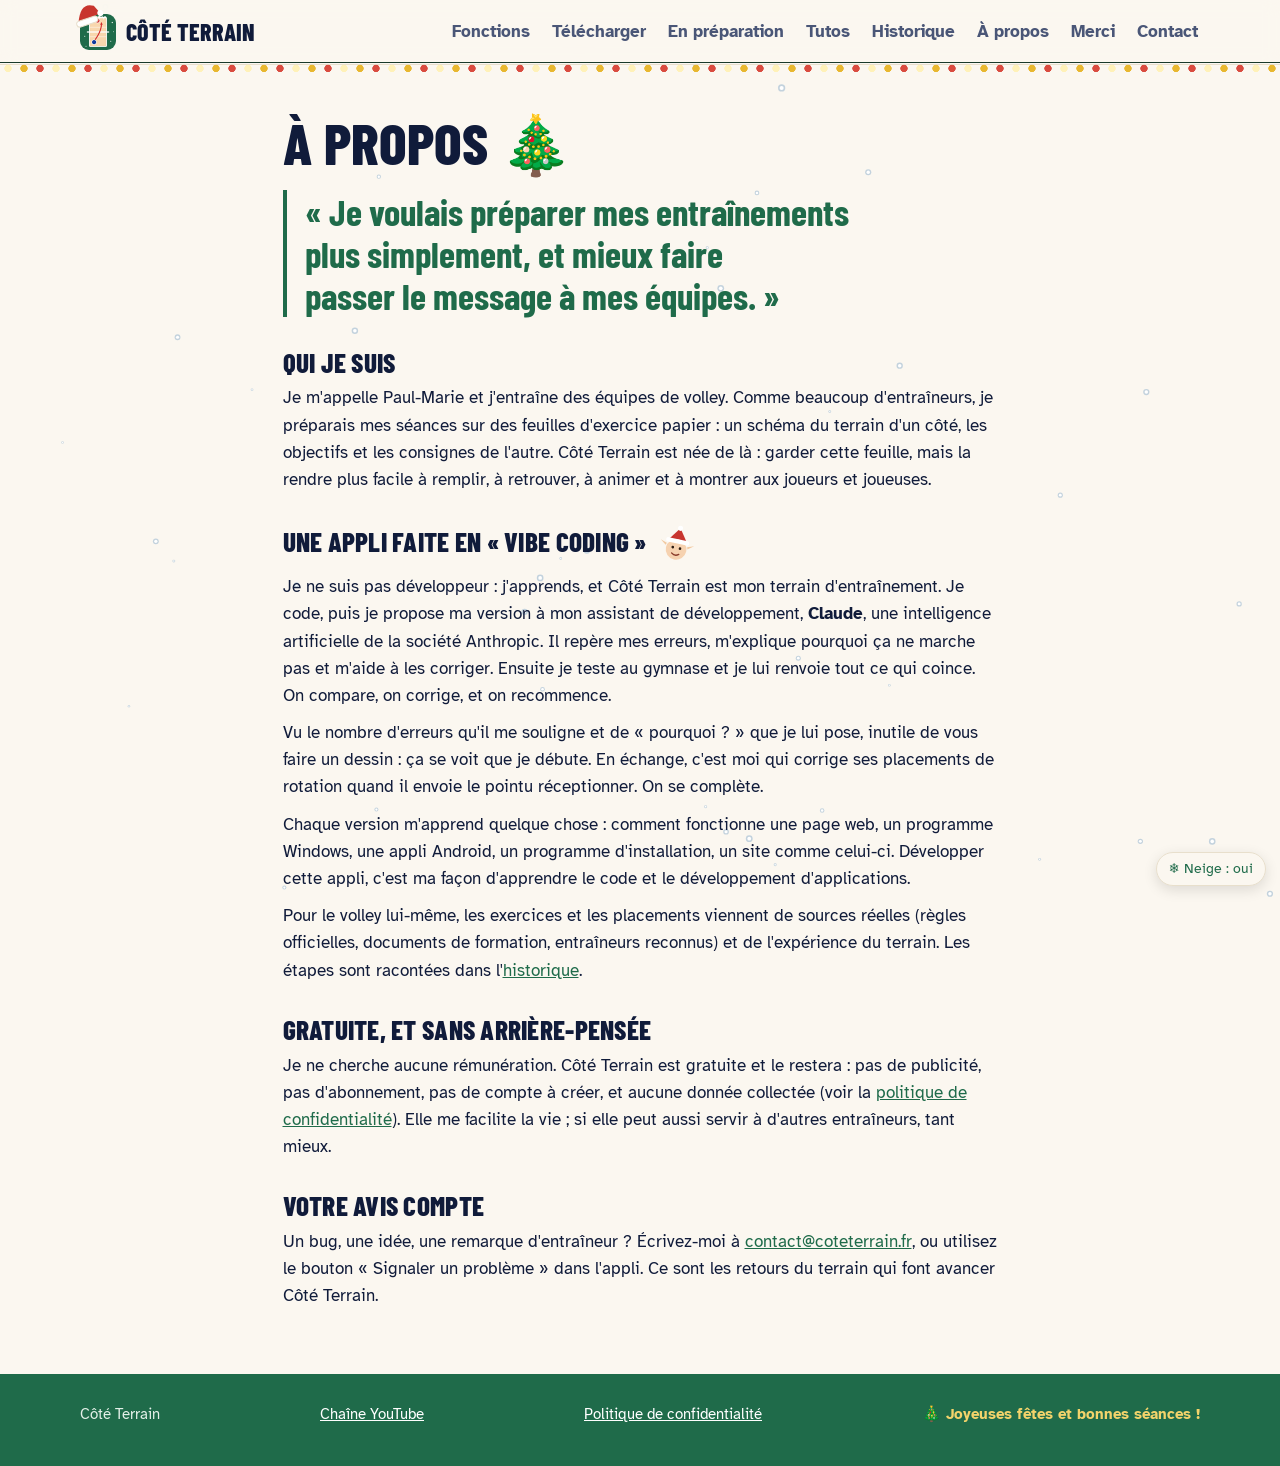
<file: apropos.html>
<!DOCTYPE html>
<html lang="fr">
<head>
  <meta charset="utf-8">
  <meta name="viewport" content="width=device-width, initial-scale=1">
  <title>À propos · Côté Terrain</title>
  <meta name="description" content="Qui est derrière Côté Terrain : un entraîneur de volley qui apprend le développement d'applications en vibe coding, sans rien chercher à vendre.">
  <link rel="icon" href="img/favicon.png">
  <link rel="stylesheet" href="style.css?v=20261126b">
</head>
<body>

<header class="entete">
  <div class="large">
    <a class="marque" href="index.html"><img src="img/icone.png" alt="">Côté Terrain</a>
    <nav class="menu" aria-label="Menu principal">
      <a href="index.html#fonctions">Fonctions</a>
      <a href="index.html#telecharger">Télécharger</a>
      <a href="index.html#a-venir">En préparation</a>
      <a href="tutos.html">Tutos</a>
      <a href="historique.html">Historique</a>
      <a href="apropos.html" aria-current="page">À propos</a>
      <a href="index.html#merci">Merci</a>
      <a href="index.html#contact">Contact</a>
    </nav>
  </div>
</header>

<main class="texte-legal apropos">
  <div class="large lecture">
    <h1>À propos</h1>
    <p class="citation">« Je voulais préparer mes entraînements plus simplement, et mieux faire passer le message à mes équipes. »</p>

    <h2>Qui je suis</h2>
    <p>Je m'appelle Paul-Marie et j'entraîne des équipes de volley. Comme beaucoup d'entraîneurs, je préparais mes séances sur des feuilles d'exercice papier : un schéma du terrain d'un côté, les objectifs et les consignes de l'autre. Côté Terrain est née de là : garder cette feuille, mais la rendre plus facile à remplir, à retrouver, à animer et à montrer aux joueurs et joueuses.</p>

    <h2>Une appli faite en « vibe coding »</h2>
    <p>Je ne suis pas développeur : j'apprends, et Côté Terrain est mon terrain d'entraînement. Je code, puis je propose ma version à mon assistant de développement, <b>Claude</b>, une intelligence artificielle de la société Anthropic. Il repère mes erreurs, m'explique pourquoi ça ne marche pas et m'aide à les corriger. Ensuite je teste au gymnase et je lui renvoie tout ce qui coince. On compare, on corrige, et on recommence.</p>
    <p>Vu le nombre d'erreurs qu'il me souligne et de «&nbsp;pourquoi&nbsp;?&nbsp;» que je lui pose, inutile de vous faire un dessin : ça se voit que je débute. En échange, c'est moi qui corrige ses placements de rotation quand il envoie le pointu réceptionner. On se complète.</p>
    <p>Chaque version m'apprend quelque chose : comment fonctionne une page web, un programme Windows, une appli Android, un programme d'installation, un site comme celui-ci. Développer cette appli, c'est ma façon d'apprendre le code et le développement d'applications.</p>
    <p>Pour le volley lui-même, les exercices et les placements viennent de sources réelles (règles officielles, documents de formation, entraîneurs reconnus) et de l'expérience du terrain. Les étapes sont racontées dans l'<a href="historique.html">historique</a>.</p>

    <h2>Gratuite, et sans arrière-pensée</h2>
    <p>Je ne cherche aucune rémunération. Côté Terrain est gratuite et le restera : pas de publicité, pas d'abonnement, pas de compte à créer, et aucune donnée collectée (voir la <a href="confidentialite.html">politique de confidentialité</a>). Elle me facilite la vie ; si elle peut aussi servir à d'autres entraîneurs, tant mieux.</p>

    <h2>Votre avis compte</h2>
    <p>Un bug, une idée, une remarque d'entraîneur ? Écrivez-moi à <a href="mailto:contact@coteterrain.fr">contact@coteterrain.fr</a>, ou utilisez le bouton « Signaler un problème » dans l'appli. Ce sont les retours du terrain qui font avancer Côté Terrain.</p>
  </div>
</main>

<footer>
  <div class="large">
    <span>Côté Terrain</span>
    <a href="https://www.youtube.com/@coteterrain-volley">Chaîne YouTube</a>
    <a href="confidentialite.html">Politique de confidentialité</a>
  </div>
</footer>

<script src="noel.js?v=20261126b" defer></script>
</body>
</html>
</file>
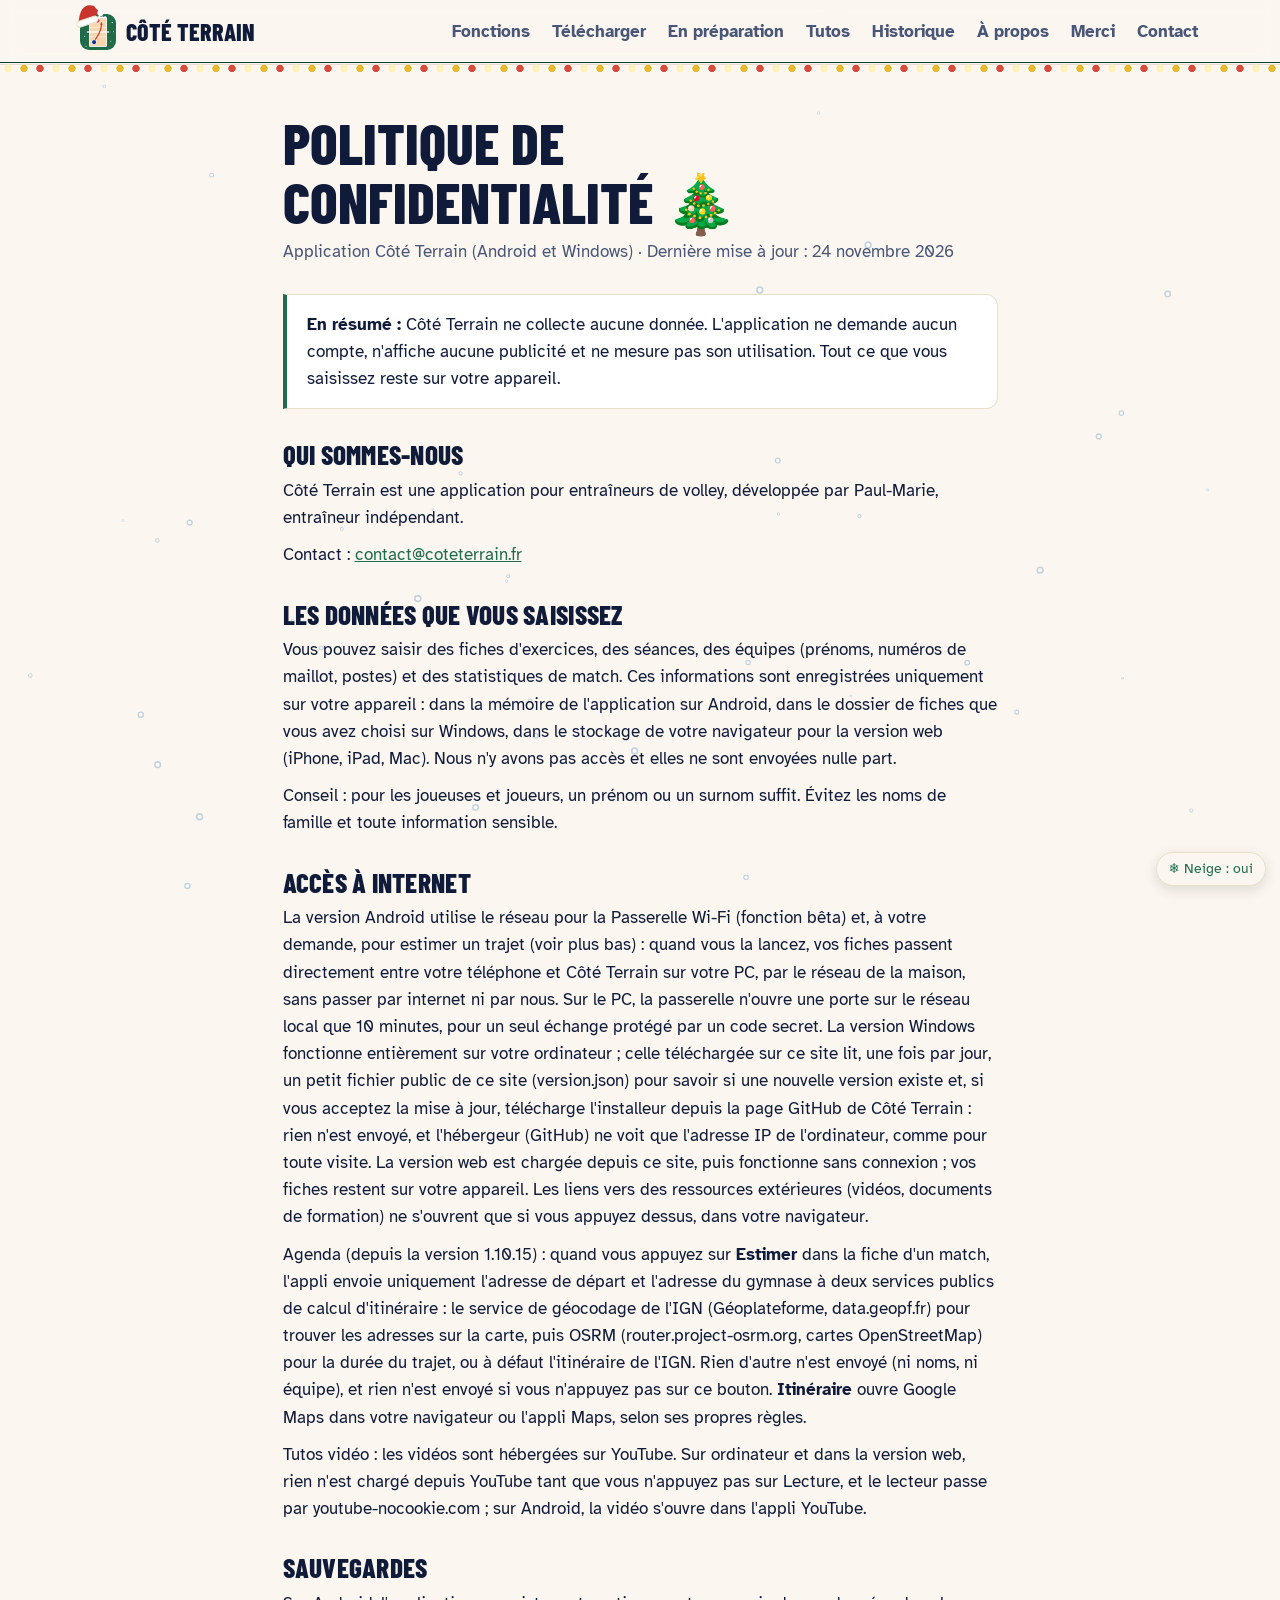
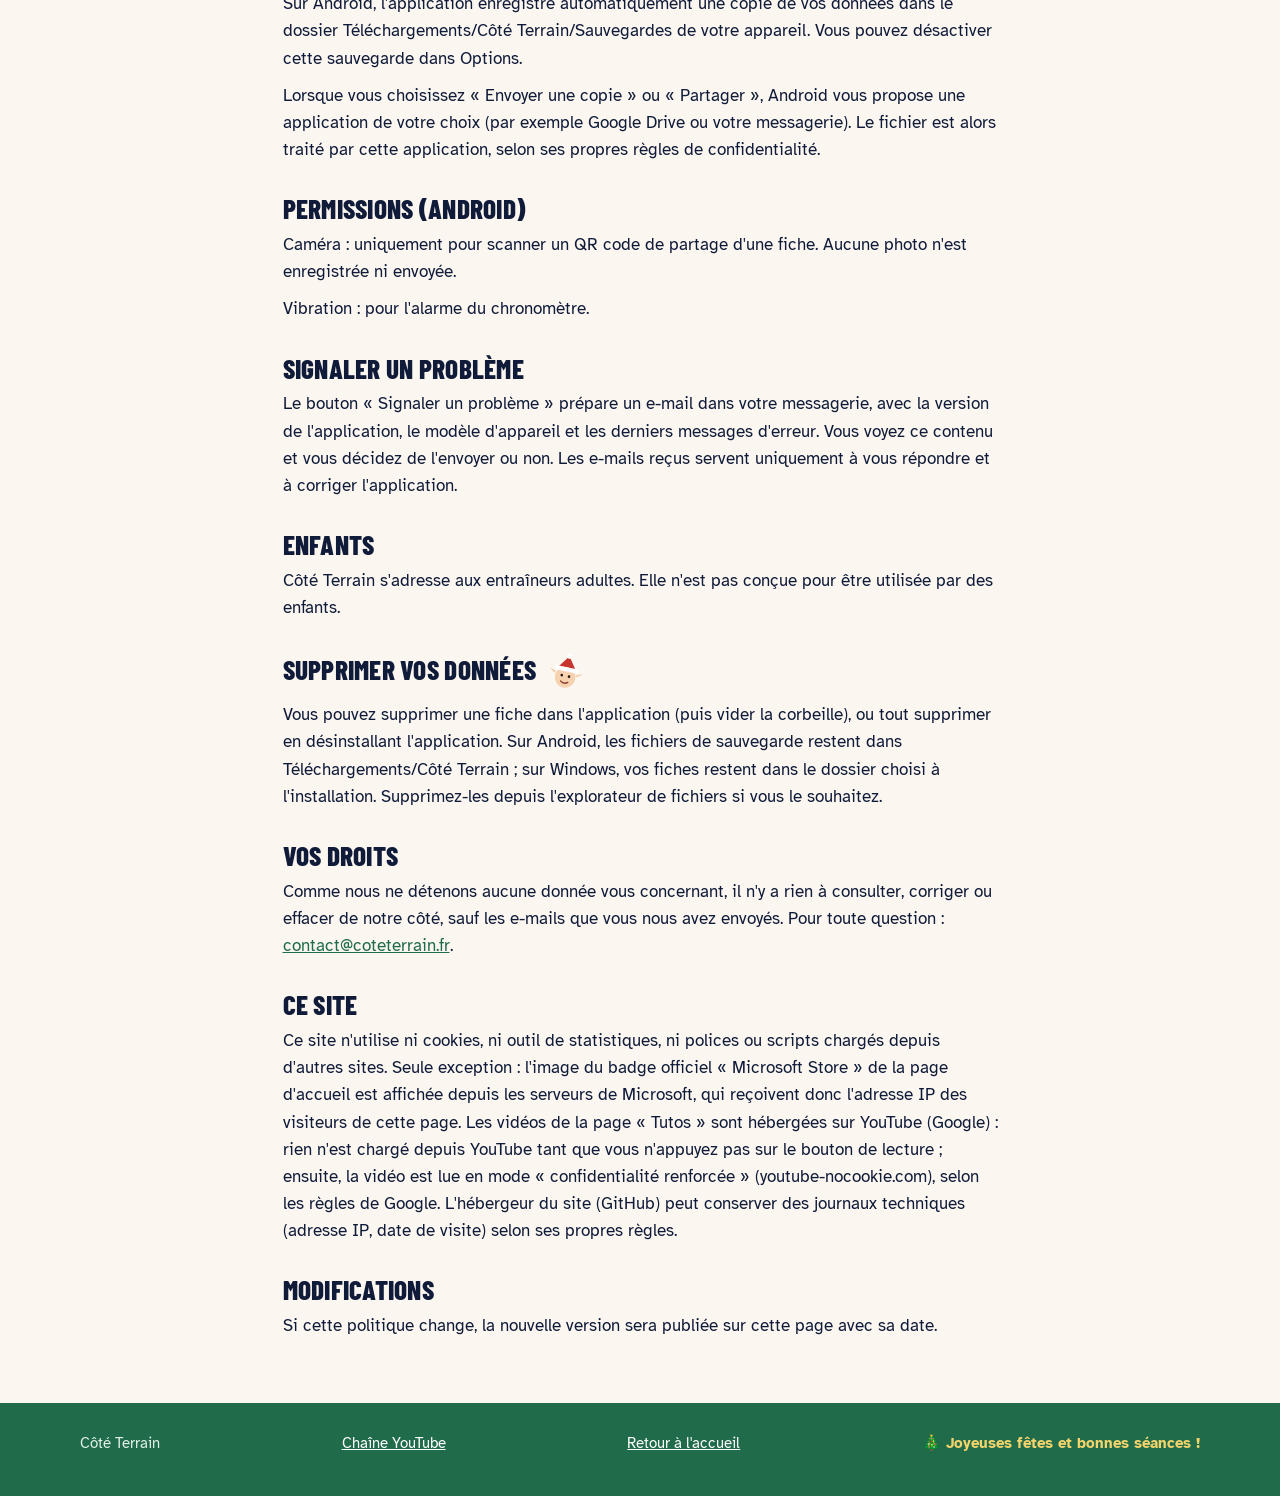
<file: confidentialite.html>
<!DOCTYPE html>
<html lang="fr">
<head>
  <meta charset="utf-8">
  <meta name="viewport" content="width=device-width, initial-scale=1">
  <title>Confidentialité · Côté Terrain</title>
  <meta name="description" content="Politique de confidentialité de l'application Côté Terrain : aucune donnée collectée.">
  <link rel="icon" href="img/favicon.png">
  <link rel="stylesheet" href="style.css?v=20261126b">
</head>
<body>

<header class="entete">
  <div class="large">
    <a class="marque" href="index.html"><img src="img/icone.png" alt="">Côté Terrain</a>
    <nav class="menu" aria-label="Menu principal">
      <a href="index.html#fonctions">Fonctions</a>
      <a href="index.html#telecharger">Télécharger</a>
      <a href="index.html#a-venir">En préparation</a>
      <a href="tutos.html">Tutos</a>
      <a href="historique.html">Historique</a>
      <a href="apropos.html">À propos</a>
      <a href="index.html#merci">Merci</a>
      <a href="index.html#contact">Contact</a>
    </nav>
  </div>
</header>

<main class="texte-legal">
  <div class="large lecture">
    <h1>Politique de confidentialité</h1>
    <p class="date">Application Côté Terrain (Android et Windows) · Dernière mise à jour : 24 novembre 2026</p>

    <p class="resume"><b>En résumé :</b> Côté Terrain ne collecte aucune donnée. L'application ne demande aucun compte, n'affiche aucune publicité et ne mesure pas son utilisation. Tout ce que vous saisissez reste sur votre appareil.</p>

    <h2>Qui sommes-nous</h2>
    <p>Côté Terrain est une application pour entraîneurs de volley, développée par Paul-Marie, entraîneur indépendant.</p>
    <p>Contact : <a href="mailto:contact@coteterrain.fr">contact@coteterrain.fr</a></p>

    <h2>Les données que vous saisissez</h2>
    <p>Vous pouvez saisir des fiches d'exercices, des séances, des équipes (prénoms, numéros de maillot, postes) et des statistiques de match. Ces informations sont enregistrées uniquement sur votre appareil : dans la mémoire de l'application sur Android, dans le dossier de fiches que vous avez choisi sur Windows, dans le stockage de votre navigateur pour la version web (iPhone, iPad, Mac). Nous n'y avons pas accès et elles ne sont envoyées nulle part.</p>
    <p>Conseil : pour les joueuses et joueurs, un prénom ou un surnom suffit. Évitez les noms de famille et toute information sensible.</p>

    <h2>Accès à internet</h2>
    <p>La version Android utilise le réseau pour la Passerelle Wi-Fi (fonction bêta) et, à votre demande, pour estimer un trajet (voir plus bas) : quand vous la lancez, vos fiches passent directement entre votre téléphone et Côté Terrain sur votre PC, par le réseau de la maison, sans passer par internet ni par nous. Sur le PC, la passerelle n'ouvre une porte sur le réseau local que 10 minutes, pour un seul échange protégé par un code secret. La version Windows fonctionne entièrement sur votre ordinateur ; celle téléchargée sur ce site lit, une fois par jour, un petit fichier public de ce site (version.json) pour savoir si une nouvelle version existe et, si vous acceptez la mise à jour, télécharge l'installeur depuis la page GitHub de Côté Terrain : rien n'est envoyé, et l'hébergeur (GitHub) ne voit que l'adresse IP de l'ordinateur, comme pour toute visite. La version web est chargée depuis ce site, puis fonctionne sans connexion ; vos fiches restent sur votre appareil. Les liens vers des ressources extérieures (vidéos, documents de formation) ne s'ouvrent que si vous appuyez dessus, dans votre navigateur.</p>
    <p>Agenda (depuis la version 1.10.15) : quand vous appuyez sur <b>Estimer</b> dans la fiche d'un match, l'appli envoie uniquement l'adresse de départ et l'adresse du gymnase à deux services publics de calcul d'itinéraire : le service de géocodage de l'IGN (Géoplateforme, data.geopf.fr) pour trouver les adresses sur la carte, puis OSRM (router.project-osrm.org, cartes OpenStreetMap) pour la durée du trajet, ou à défaut l'itinéraire de l'IGN. Rien d'autre n'est envoyé (ni noms, ni équipe), et rien n'est envoyé si vous n'appuyez pas sur ce bouton. <b>Itinéraire</b> ouvre Google Maps dans votre navigateur ou l'appli Maps, selon ses propres règles.</p>
    <p>Tutos vidéo : les vidéos sont hébergées sur YouTube. Sur ordinateur et dans la version web, rien n'est chargé depuis YouTube tant que vous n'appuyez pas sur Lecture, et le lecteur passe par youtube-nocookie.com ; sur Android, la vidéo s'ouvre dans l'appli YouTube.</p>

    <h2>Sauvegardes</h2>
    <p>Sur Android, l'application enregistre automatiquement une copie de vos données dans le dossier Téléchargements/Côté Terrain/Sauvegardes de votre appareil. Vous pouvez désactiver cette sauvegarde dans Options.</p>
    <p>Lorsque vous choisissez « Envoyer une copie » ou « Partager », Android vous propose une application de votre choix (par exemple Google Drive ou votre messagerie). Le fichier est alors traité par cette application, selon ses propres règles de confidentialité.</p>

    <h2>Permissions (Android)</h2>
    <p>Caméra : uniquement pour scanner un QR code de partage d'une fiche. Aucune photo n'est enregistrée ni envoyée.</p>
    <p>Vibration : pour l'alarme du chronomètre.</p>

    <h2>Signaler un problème</h2>
    <p>Le bouton « Signaler un problème » prépare un e-mail dans votre messagerie, avec la version de l'application, le modèle d'appareil et les derniers messages d'erreur. Vous voyez ce contenu et vous décidez de l'envoyer ou non. Les e-mails reçus servent uniquement à vous répondre et à corriger l'application.</p>

    <h2>Enfants</h2>
    <p>Côté Terrain s'adresse aux entraîneurs adultes. Elle n'est pas conçue pour être utilisée par des enfants.</p>

    <h2>Supprimer vos données</h2>
    <p>Vous pouvez supprimer une fiche dans l'application (puis vider la corbeille), ou tout supprimer en désinstallant l'application. Sur Android, les fichiers de sauvegarde restent dans Téléchargements/Côté Terrain ; sur Windows, vos fiches restent dans le dossier choisi à l'installation. Supprimez-les depuis l'explorateur de fichiers si vous le souhaitez.</p>

    <h2>Vos droits</h2>
    <p>Comme nous ne détenons aucune donnée vous concernant, il n'y a rien à consulter, corriger ou effacer de notre côté, sauf les e-mails que vous nous avez envoyés. Pour toute question : <a href="mailto:contact@coteterrain.fr">contact@coteterrain.fr</a>.</p>

    <h2>Ce site</h2>
    <p>Ce site n'utilise ni cookies, ni outil de statistiques, ni polices ou scripts chargés depuis d'autres sites. Seule exception : l'image du badge officiel « Microsoft Store » de la page d'accueil est affichée depuis les serveurs de Microsoft, qui reçoivent donc l'adresse IP des visiteurs de cette page. Les vidéos de la page « Tutos » sont hébergées sur YouTube (Google) : rien n'est chargé depuis YouTube tant que vous n'appuyez pas sur le bouton de lecture ; ensuite, la vidéo est lue en mode « confidentialité renforcée » (youtube-nocookie.com), selon les règles de Google. L'hébergeur du site (GitHub) peut conserver des journaux techniques (adresse IP, date de visite) selon ses propres règles.</p>

    <h2>Modifications</h2>
    <p>Si cette politique change, la nouvelle version sera publiée sur cette page avec sa date.</p>
  </div>
</main>

<footer>
  <div class="large">
    <span>Côté Terrain</span>
    <a href="https://www.youtube.com/@coteterrain-volley">Chaîne YouTube</a>
    <a href="index.html">Retour à l'accueil</a>
  </div>
</footer>

<script src="noel.js?v=20261126b" defer></script>
</body>
</html>
</file>
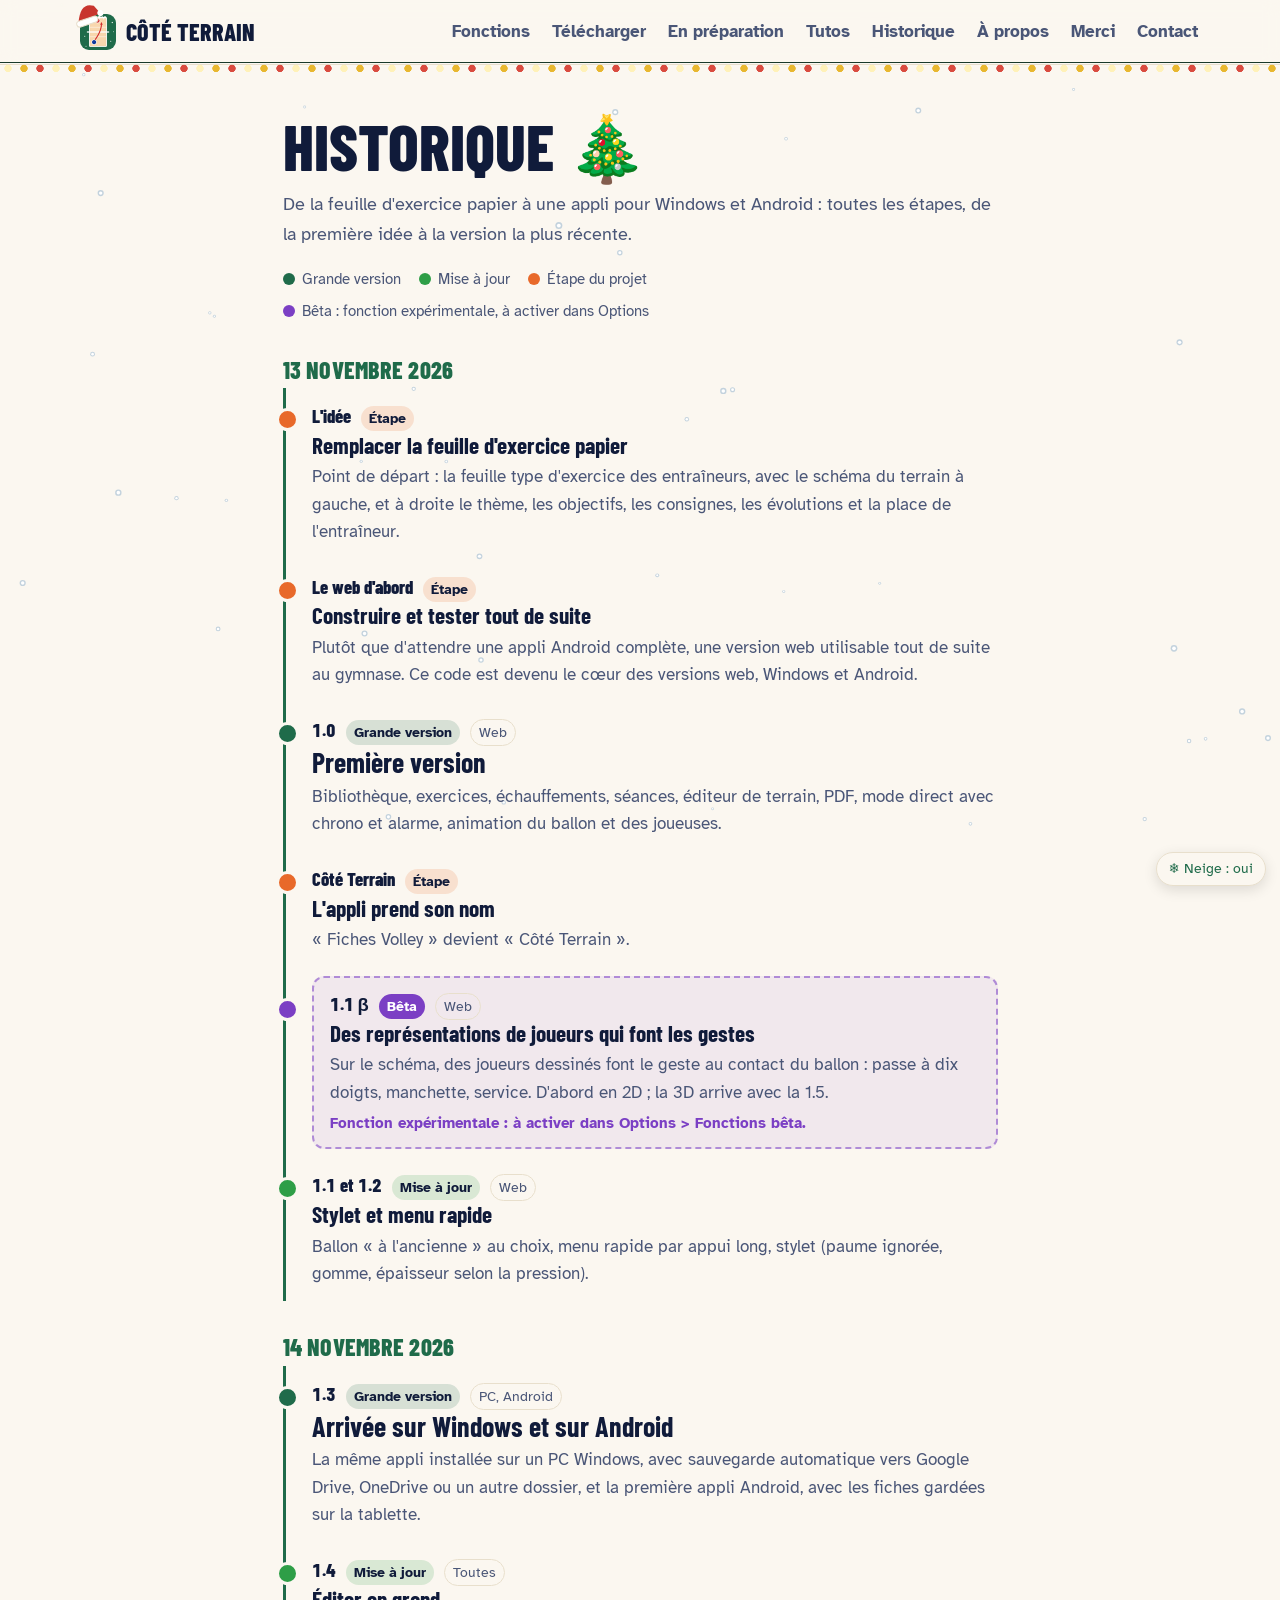
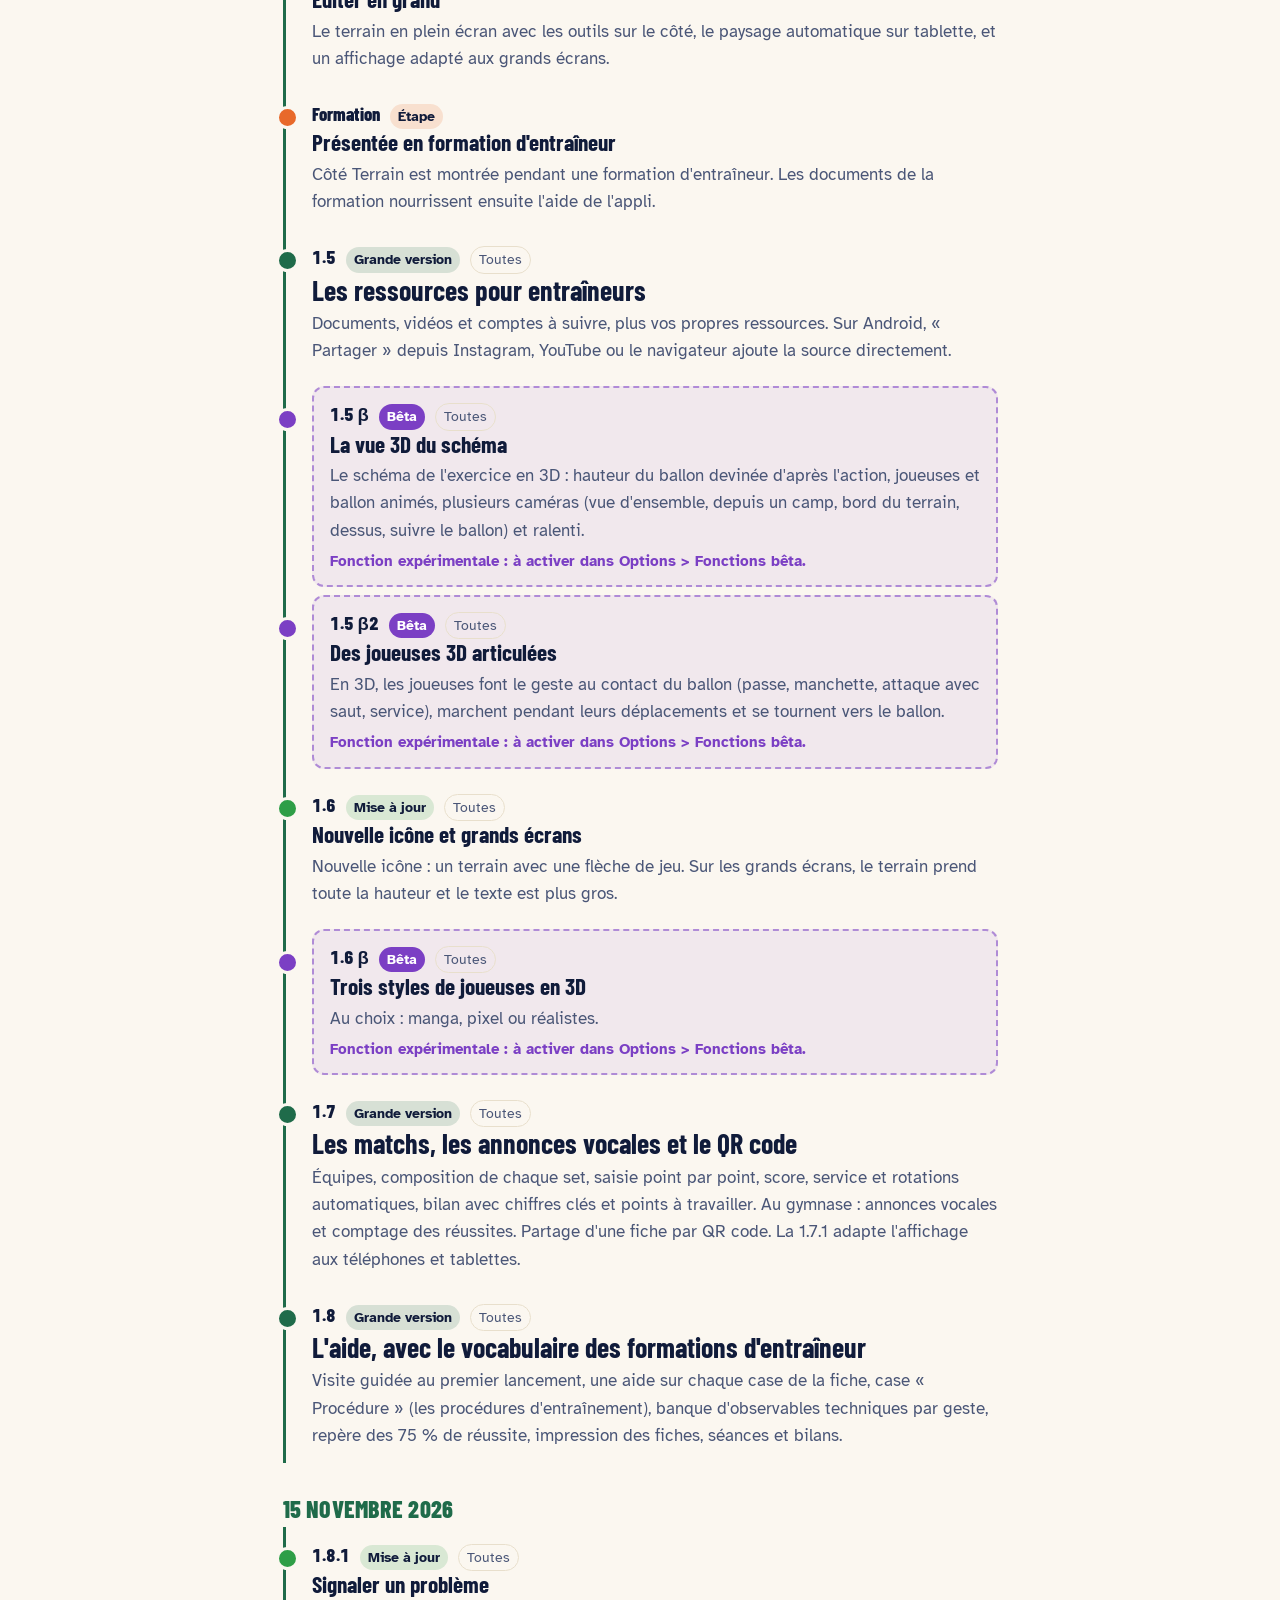
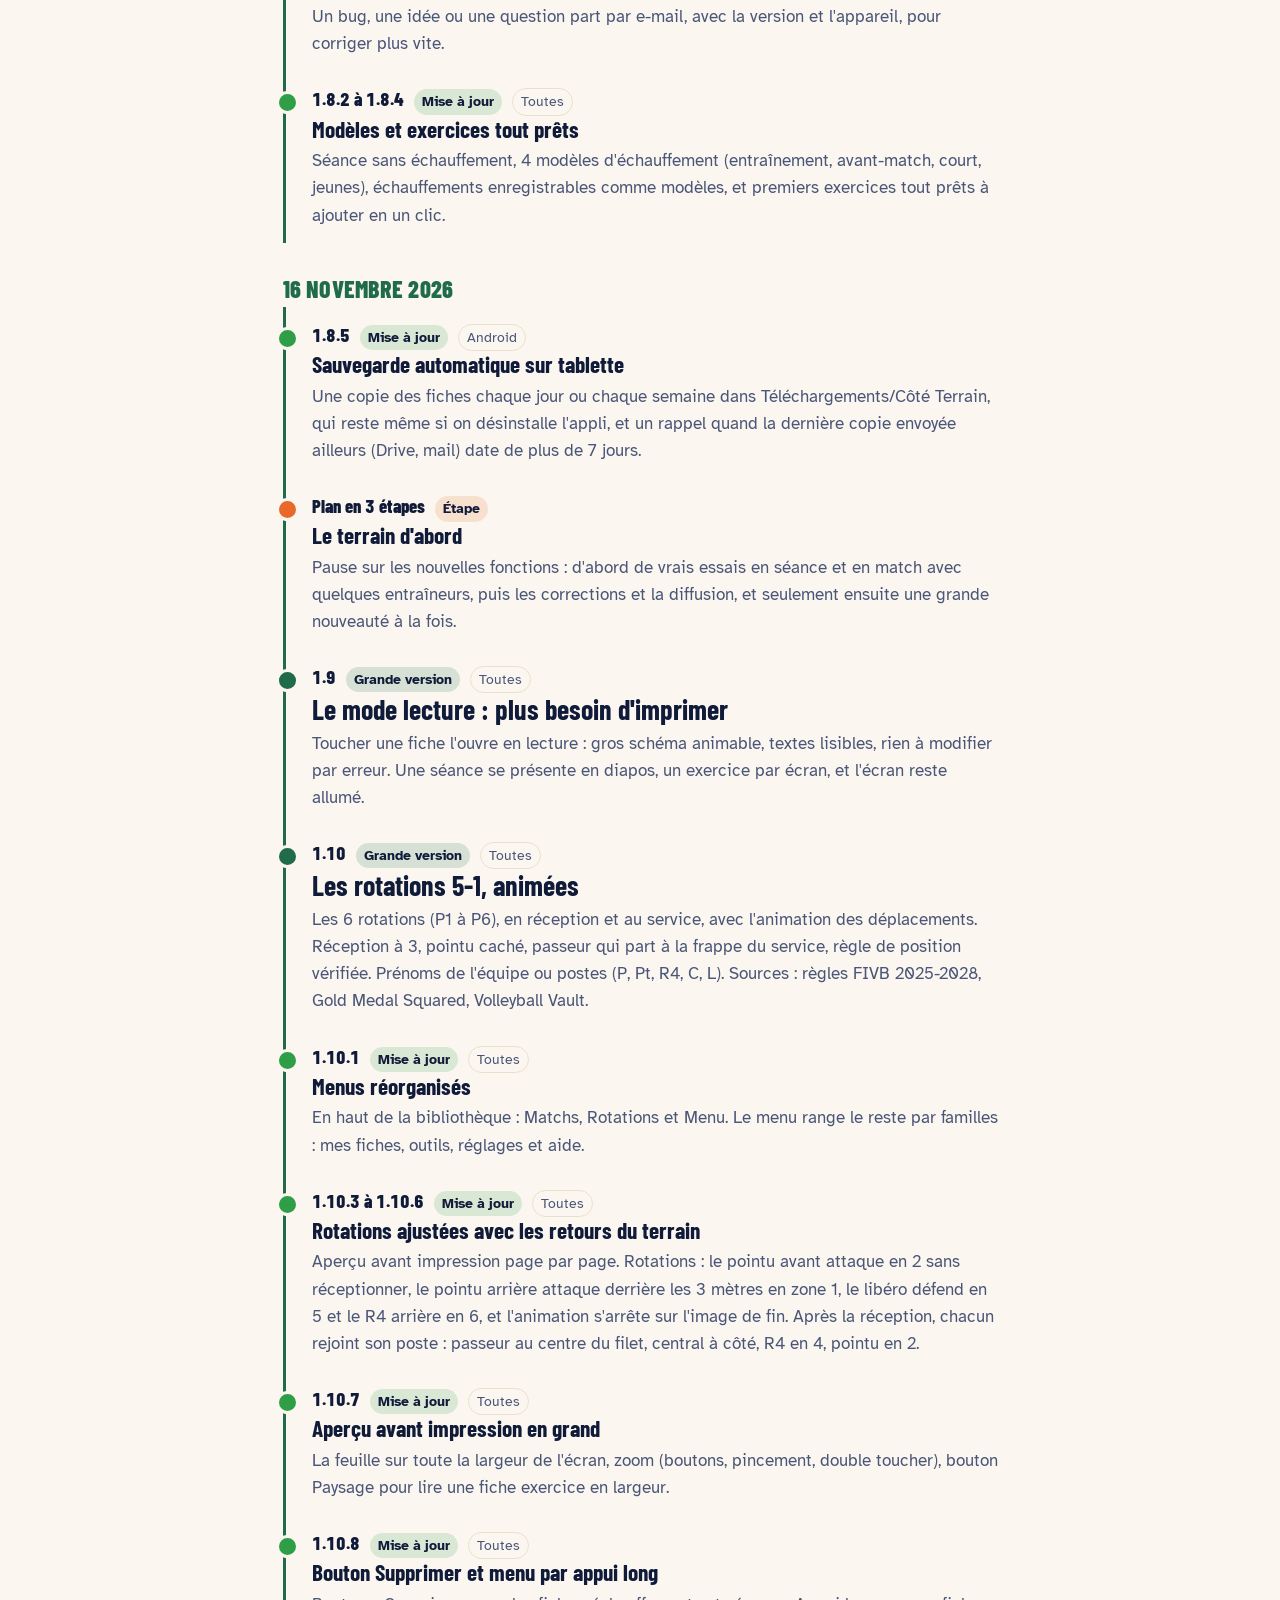
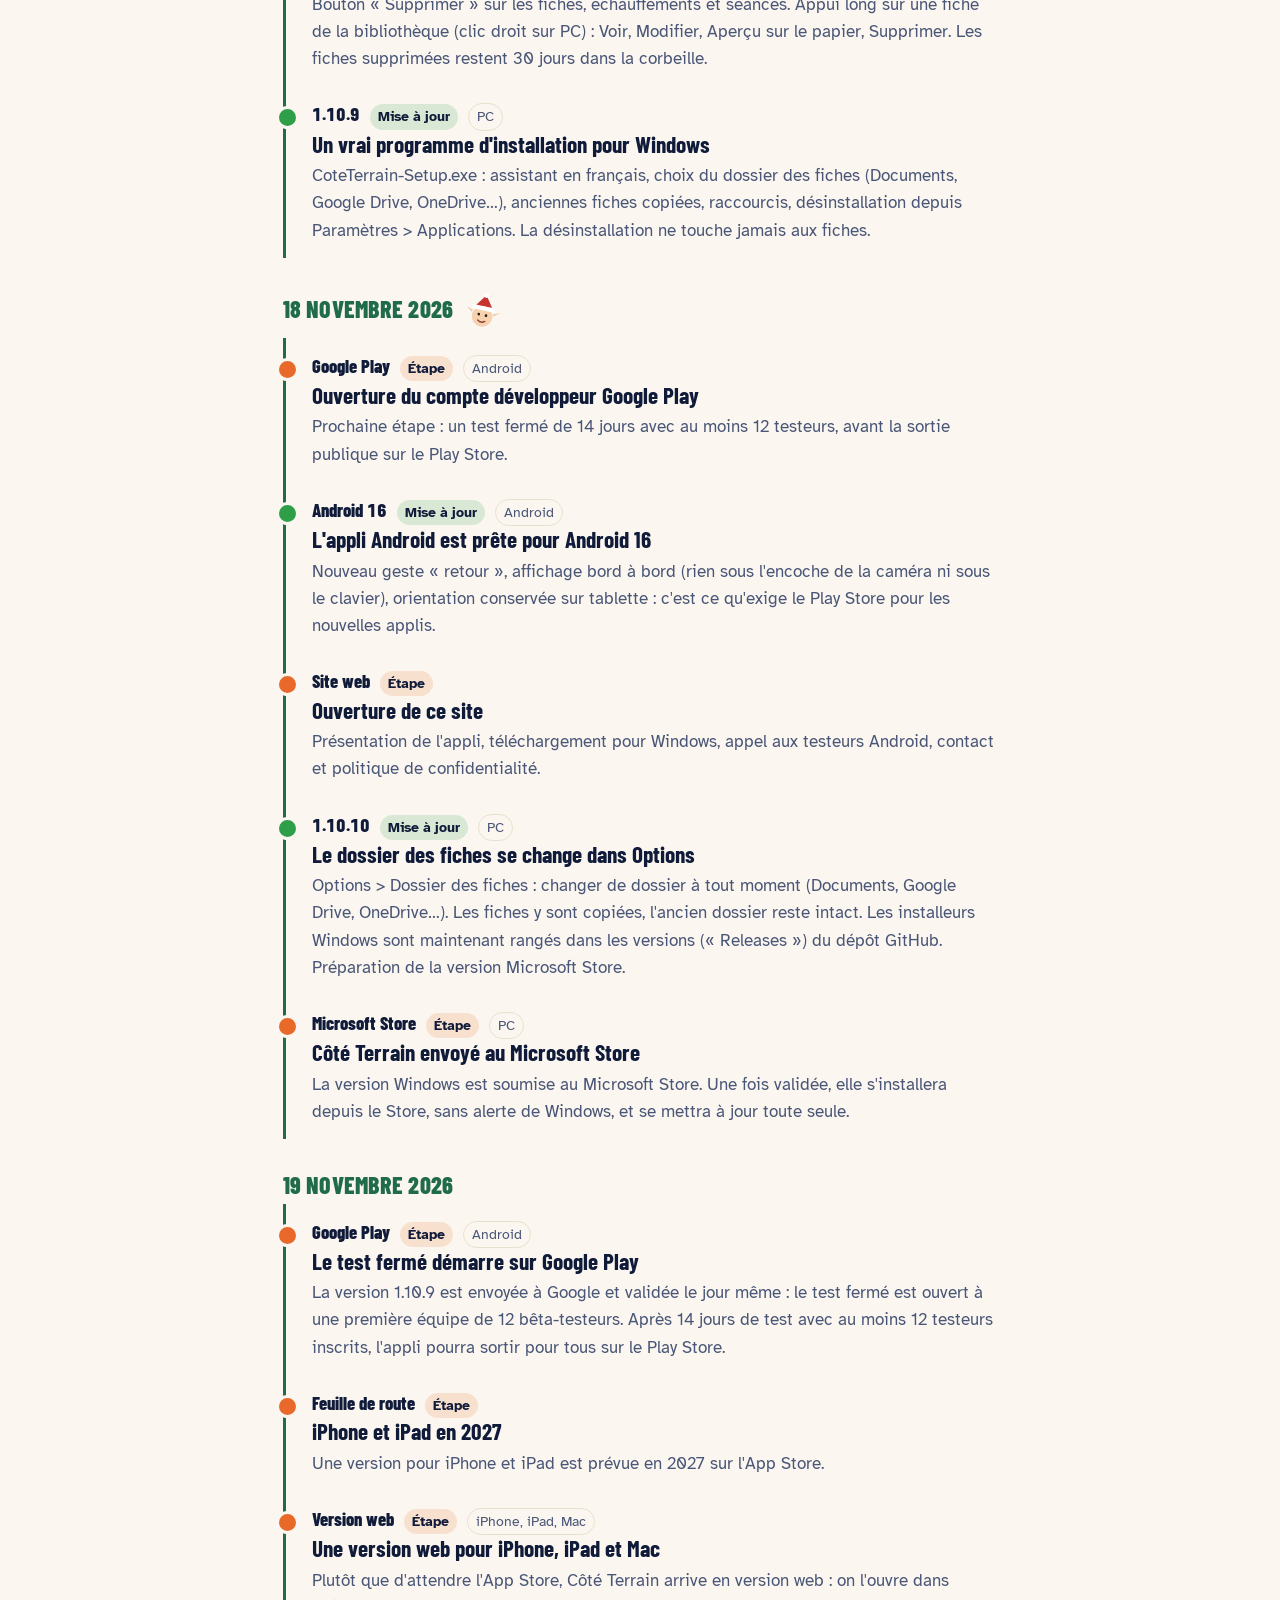
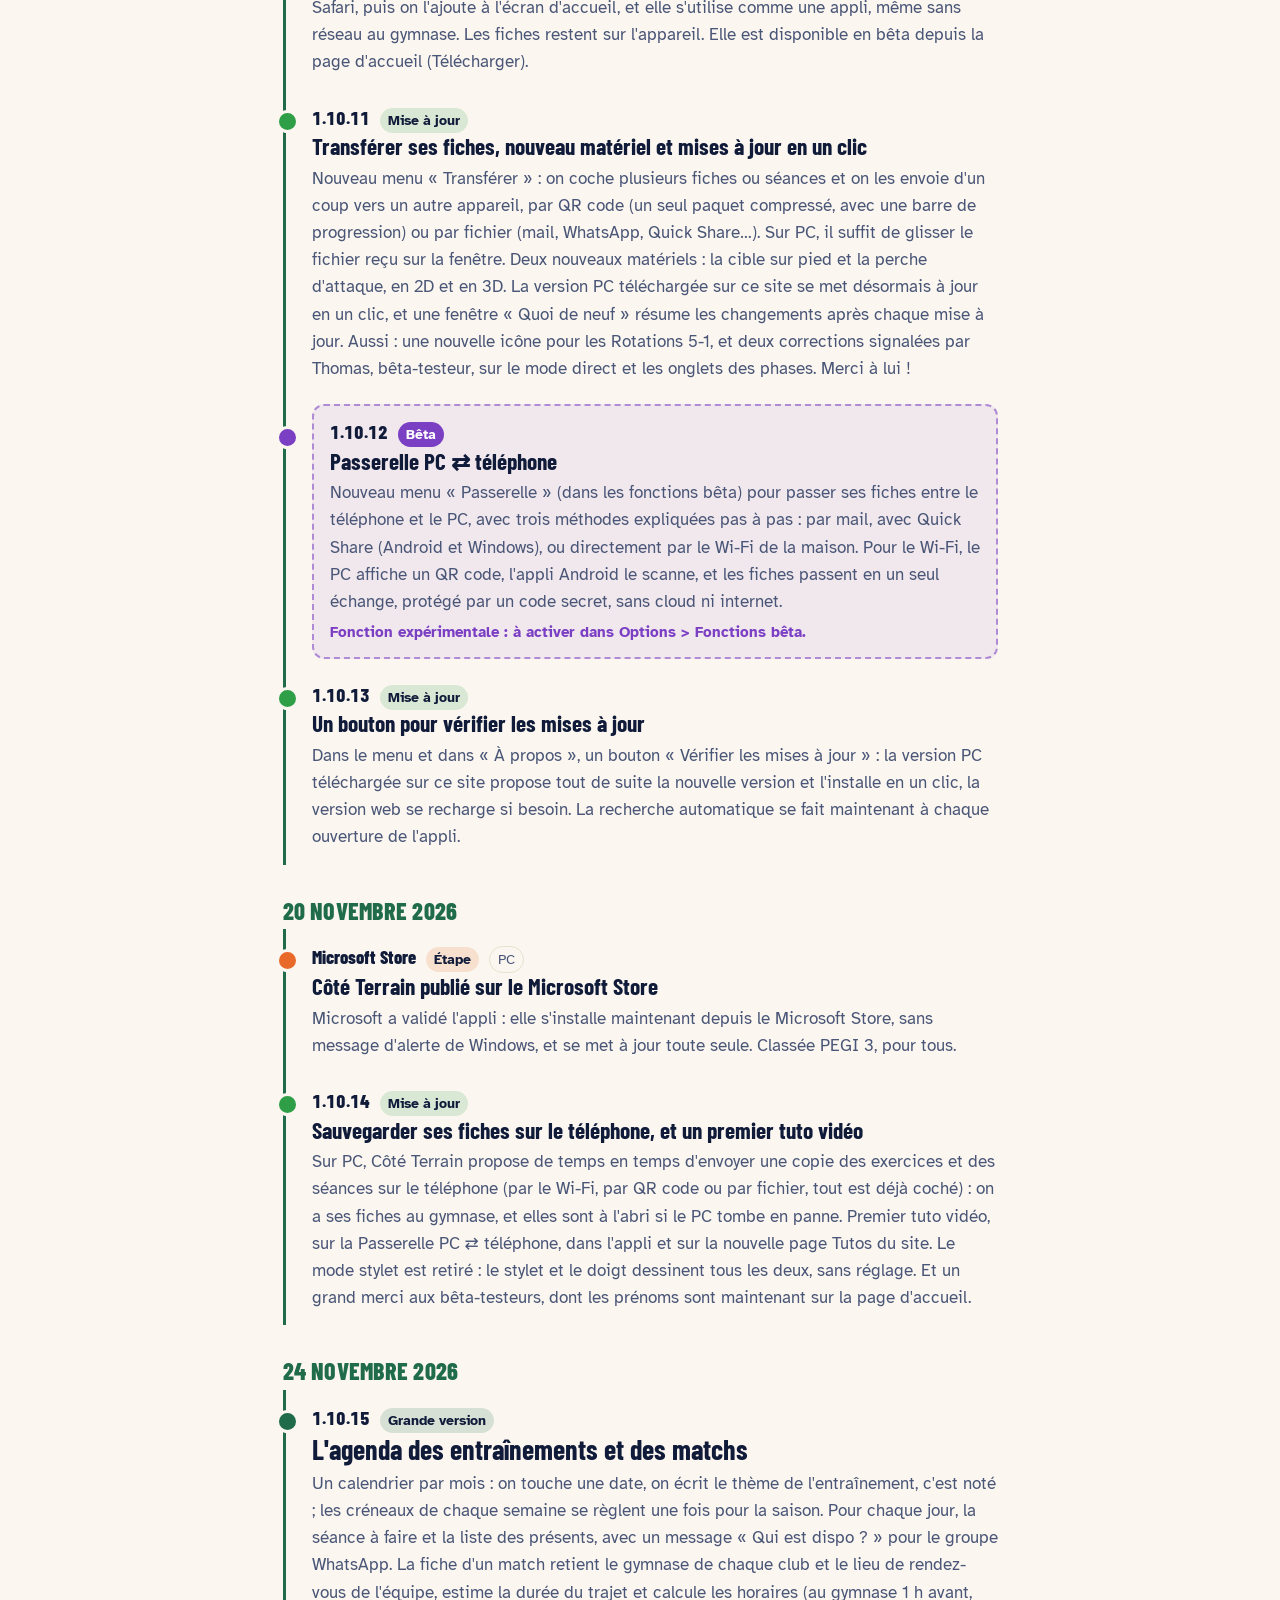
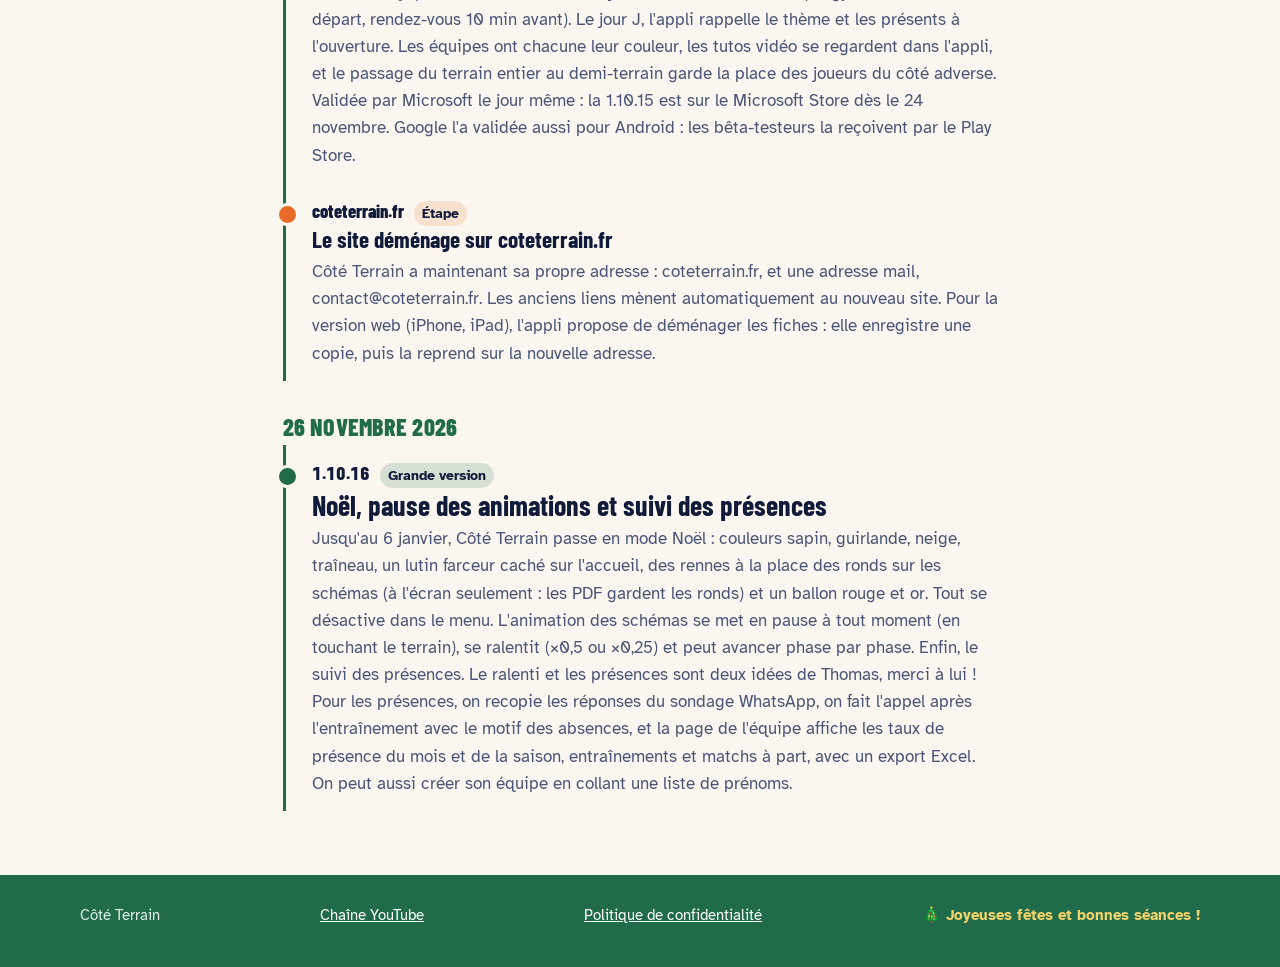
<file: historique.html>
<!DOCTYPE html>
<html lang="fr">
<head>
  <meta charset="utf-8">
  <meta name="viewport" content="width=device-width, initial-scale=1">
  <title>Historique · Côté Terrain</title>
  <meta name="description" content="L'histoire de Côté Terrain : de la feuille d'exercice papier à l'appli pour Windows et Android, version par version.">
  <link rel="icon" href="img/favicon.png">
  <link rel="stylesheet" href="style.css?v=20261126b">
</head>
<body>

<header class="entete">
  <div class="large">
    <a class="marque" href="index.html"><img src="img/icone.png" alt="">Côté Terrain</a>
    <nav class="menu" aria-label="Menu principal">
      <a href="index.html#fonctions">Fonctions</a>
      <a href="index.html#telecharger">Télécharger</a>
      <a href="index.html#a-venir">En préparation</a>
      <a href="tutos.html">Tutos</a>
      <a href="historique.html" aria-current="page">Historique</a>
      <a href="apropos.html">À propos</a>
      <a href="index.html#merci">Merci</a>
      <a href="index.html#contact">Contact</a>
    </nav>
  </div>
</header>

<main class="historique">
  <div class="large lecture">
    <h1>Historique</h1>
    <p class="chapo">De la feuille d'exercice papier à une appli pour Windows et Android : toutes les étapes, de la première idée à la version la plus récente.</p>
    <ul class="legende-types">
      <li class="grande">Grande version</li>
      <li class="maj">Mise à jour</li>
      <li class="jalon">Étape du projet</li>
      <li class="beta">Bêta : fonction expérimentale, à activer dans Options</li>
    </ul>
    <section class="jour" aria-labelledby="j2026-11-13">
      <h2 id="j2026-11-13"><time datetime="2026-11-13">13 novembre 2026</time></h2>
      <ol class="etapes">
        <li class="etape jalon">
          <p class="repere"><span class="num">L'idée</span> <span class="type">Étape</span></p>
          <h3>Remplacer la feuille d'exercice papier</h3>
          <p>Point de départ : la feuille type d'exercice des entraîneurs, avec le schéma du terrain à gauche, et à droite le thème, les objectifs, les consignes, les évolutions et la place de l'entraîneur.</p>
        </li>
        <li class="etape jalon">
          <p class="repere"><span class="num">Le web d'abord</span> <span class="type">Étape</span></p>
          <h3>Construire et tester tout de suite</h3>
          <p>Plutôt que d'attendre une appli Android complète, une version web utilisable tout de suite au gymnase. Ce code est devenu le cœur des versions web, Windows et Android.</p>
        </li>
        <li class="etape grande">
          <p class="repere"><span class="num">1.0</span> <span class="type">Grande version</span> <span class="plateforme-tag">Web</span></p>
          <h3>Première version</h3>
          <p>Bibliothèque, exercices, échauffements, séances, éditeur de terrain, PDF, mode direct avec chrono et alarme, animation du ballon et des joueuses.</p>
        </li>
        <li class="etape jalon">
          <p class="repere"><span class="num">Côté Terrain</span> <span class="type">Étape</span></p>
          <h3>L'appli prend son nom</h3>
          <p>« Fiches Volley » devient « Côté Terrain ».</p>
        </li>
        <li class="etape beta">
          <p class="repere"><span class="num">1.1 β</span> <span class="type">Bêta</span> <span class="plateforme-tag">Web</span></p>
          <h3>Des représentations de joueurs qui font les gestes</h3>
          <p>Sur le schéma, des joueurs dessinés font le geste au contact du ballon : passe à dix doigts, manchette, service. D'abord en 2D ; la 3D arrive avec la 1.5.</p>
          <p class="note-beta">Fonction expérimentale : à activer dans Options &gt; Fonctions bêta.</p>
        </li>
        <li class="etape maj">
          <p class="repere"><span class="num">1.1 et 1.2</span> <span class="type">Mise à jour</span> <span class="plateforme-tag">Web</span></p>
          <h3>Stylet et menu rapide</h3>
          <p>Ballon « à l'ancienne » au choix, menu rapide par appui long, stylet (paume ignorée, gomme, épaisseur selon la pression).</p>
        </li>
      </ol>
    </section>
    <section class="jour" aria-labelledby="j2026-11-14">
      <h2 id="j2026-11-14"><time datetime="2026-11-14">14 novembre 2026</time></h2>
      <ol class="etapes">
        <li class="etape grande">
          <p class="repere"><span class="num">1.3</span> <span class="type">Grande version</span> <span class="plateforme-tag">PC, Android</span></p>
          <h3>Arrivée sur Windows et sur Android</h3>
          <p>La même appli installée sur un PC Windows, avec sauvegarde automatique vers Google Drive, OneDrive ou un autre dossier, et la première appli Android, avec les fiches gardées sur la tablette.</p>
        </li>
        <li class="etape maj">
          <p class="repere"><span class="num">1.4</span> <span class="type">Mise à jour</span> <span class="plateforme-tag">Toutes</span></p>
          <h3>Éditer en grand</h3>
          <p>Le terrain en plein écran avec les outils sur le côté, le paysage automatique sur tablette, et un affichage adapté aux grands écrans.</p>
        </li>
        <li class="etape jalon">
          <p class="repere"><span class="num">Formation</span> <span class="type">Étape</span></p>
          <h3>Présentée en formation d'entraîneur</h3>
          <p>Côté Terrain est montrée pendant une formation d'entraîneur. Les documents de la formation nourrissent ensuite l'aide de l'appli.</p>
        </li>
        <li class="etape grande">
          <p class="repere"><span class="num">1.5</span> <span class="type">Grande version</span> <span class="plateforme-tag">Toutes</span></p>
          <h3>Les ressources pour entraîneurs</h3>
          <p>Documents, vidéos et comptes à suivre, plus vos propres ressources. Sur Android, « Partager » depuis Instagram, YouTube ou le navigateur ajoute la source directement.</p>
        </li>
        <li class="etape beta">
          <p class="repere"><span class="num">1.5 β</span> <span class="type">Bêta</span> <span class="plateforme-tag">Toutes</span></p>
          <h3>La vue 3D du schéma</h3>
          <p>Le schéma de l'exercice en 3D : hauteur du ballon devinée d'après l'action, joueuses et ballon animés, plusieurs caméras (vue d'ensemble, depuis un camp, bord du terrain, dessus, suivre le ballon) et ralenti.</p>
          <p class="note-beta">Fonction expérimentale : à activer dans Options &gt; Fonctions bêta.</p>
        </li>
        <li class="etape beta">
          <p class="repere"><span class="num">1.5 β2</span> <span class="type">Bêta</span> <span class="plateforme-tag">Toutes</span></p>
          <h3>Des joueuses 3D articulées</h3>
          <p>En 3D, les joueuses font le geste au contact du ballon (passe, manchette, attaque avec saut, service), marchent pendant leurs déplacements et se tournent vers le ballon.</p>
          <p class="note-beta">Fonction expérimentale : à activer dans Options &gt; Fonctions bêta.</p>
        </li>
        <li class="etape maj">
          <p class="repere"><span class="num">1.6</span> <span class="type">Mise à jour</span> <span class="plateforme-tag">Toutes</span></p>
          <h3>Nouvelle icône et grands écrans</h3>
          <p>Nouvelle icône : un terrain avec une flèche de jeu. Sur les grands écrans, le terrain prend toute la hauteur et le texte est plus gros.</p>
        </li>
        <li class="etape beta">
          <p class="repere"><span class="num">1.6 β</span> <span class="type">Bêta</span> <span class="plateforme-tag">Toutes</span></p>
          <h3>Trois styles de joueuses en 3D</h3>
          <p>Au choix : manga, pixel ou réalistes.</p>
          <p class="note-beta">Fonction expérimentale : à activer dans Options &gt; Fonctions bêta.</p>
        </li>
        <li class="etape grande">
          <p class="repere"><span class="num">1.7</span> <span class="type">Grande version</span> <span class="plateforme-tag">Toutes</span></p>
          <h3>Les matchs, les annonces vocales et le QR code</h3>
          <p>Équipes, composition de chaque set, saisie point par point, score, service et rotations automatiques, bilan avec chiffres clés et points à travailler. Au gymnase : annonces vocales et comptage des réussites. Partage d'une fiche par QR code. La 1.7.1 adapte l'affichage aux téléphones et tablettes.</p>
        </li>
        <li class="etape grande">
          <p class="repere"><span class="num">1.8</span> <span class="type">Grande version</span> <span class="plateforme-tag">Toutes</span></p>
          <h3>L'aide, avec le vocabulaire des formations d'entraîneur</h3>
          <p>Visite guidée au premier lancement, une aide sur chaque case de la fiche, case « Procédure » (les procédures d'entraînement), banque d'observables techniques par geste, repère des 75 % de réussite, impression des fiches, séances et bilans.</p>
        </li>
      </ol>
    </section>
    <section class="jour" aria-labelledby="j2026-11-15">
      <h2 id="j2026-11-15"><time datetime="2026-11-15">15 novembre 2026</time></h2>
      <ol class="etapes">
        <li class="etape maj">
          <p class="repere"><span class="num">1.8.1</span> <span class="type">Mise à jour</span> <span class="plateforme-tag">Toutes</span></p>
          <h3>Signaler un problème</h3>
          <p>Un bug, une idée ou une question part par e-mail, avec la version et l'appareil, pour corriger plus vite.</p>
        </li>
        <li class="etape maj">
          <p class="repere"><span class="num">1.8.2 à 1.8.4</span> <span class="type">Mise à jour</span> <span class="plateforme-tag">Toutes</span></p>
          <h3>Modèles et exercices tout prêts</h3>
          <p>Séance sans échauffement, 4 modèles d'échauffement (entraînement, avant-match, court, jeunes), échauffements enregistrables comme modèles, et premiers exercices tout prêts à ajouter en un clic.</p>
        </li>
      </ol>
    </section>
    <section class="jour" aria-labelledby="j2026-11-16">
      <h2 id="j2026-11-16"><time datetime="2026-11-16">16 novembre 2026</time></h2>
      <ol class="etapes">
        <li class="etape maj">
          <p class="repere"><span class="num">1.8.5</span> <span class="type">Mise à jour</span> <span class="plateforme-tag">Android</span></p>
          <h3>Sauvegarde automatique sur tablette</h3>
          <p>Une copie des fiches chaque jour ou chaque semaine dans Téléchargements/Côté Terrain, qui reste même si on désinstalle l'appli, et un rappel quand la dernière copie envoyée ailleurs (Drive, mail) date de plus de 7 jours.</p>
        </li>
        <li class="etape jalon">
          <p class="repere"><span class="num">Plan en 3 étapes</span> <span class="type">Étape</span></p>
          <h3>Le terrain d'abord</h3>
          <p>Pause sur les nouvelles fonctions : d'abord de vrais essais en séance et en match avec quelques entraîneurs, puis les corrections et la diffusion, et seulement ensuite une grande nouveauté à la fois.</p>
        </li>
        <li class="etape grande">
          <p class="repere"><span class="num">1.9</span> <span class="type">Grande version</span> <span class="plateforme-tag">Toutes</span></p>
          <h3>Le mode lecture : plus besoin d'imprimer</h3>
          <p>Toucher une fiche l'ouvre en lecture : gros schéma animable, textes lisibles, rien à modifier par erreur. Une séance se présente en diapos, un exercice par écran, et l'écran reste allumé.</p>
        </li>
        <li class="etape grande">
          <p class="repere"><span class="num">1.10</span> <span class="type">Grande version</span> <span class="plateforme-tag">Toutes</span></p>
          <h3>Les rotations 5-1, animées</h3>
          <p>Les 6 rotations (P1 à P6), en réception et au service, avec l'animation des déplacements. Réception à 3, pointu caché, passeur qui part à la frappe du service, règle de position vérifiée. Prénoms de l'équipe ou postes (P, Pt, R4, C, L). Sources : règles FIVB 2025-2028, Gold Medal Squared, Volleyball Vault.</p>
        </li>
        <li class="etape maj">
          <p class="repere"><span class="num">1.10.1</span> <span class="type">Mise à jour</span> <span class="plateforme-tag">Toutes</span></p>
          <h3>Menus réorganisés</h3>
          <p>En haut de la bibliothèque : Matchs, Rotations et Menu. Le menu range le reste par familles : mes fiches, outils, réglages et aide.</p>
        </li>
        <li class="etape maj">
          <p class="repere"><span class="num">1.10.3 à 1.10.6</span> <span class="type">Mise à jour</span> <span class="plateforme-tag">Toutes</span></p>
          <h3>Rotations ajustées avec les retours du terrain</h3>
          <p>Aperçu avant impression page par page. Rotations : le pointu avant attaque en 2 sans réceptionner, le pointu arrière attaque derrière les 3 mètres en zone 1, le libéro défend en 5 et le R4 arrière en 6, et l'animation s'arrête sur l'image de fin. Après la réception, chacun rejoint son poste : passeur au centre du filet, central à côté, R4 en 4, pointu en 2.</p>
        </li>
        <li class="etape maj">
          <p class="repere"><span class="num">1.10.7</span> <span class="type">Mise à jour</span> <span class="plateforme-tag">Toutes</span></p>
          <h3>Aperçu avant impression en grand</h3>
          <p>La feuille sur toute la largeur de l'écran, zoom (boutons, pincement, double toucher), bouton Paysage pour lire une fiche exercice en largeur.</p>
        </li>
        <li class="etape maj">
          <p class="repere"><span class="num">1.10.8</span> <span class="type">Mise à jour</span> <span class="plateforme-tag">Toutes</span></p>
          <h3>Bouton Supprimer et menu par appui long</h3>
          <p>Bouton « Supprimer » sur les fiches, échauffements et séances. Appui long sur une fiche de la bibliothèque (clic droit sur PC) : Voir, Modifier, Aperçu sur le papier, Supprimer. Les fiches supprimées restent 30 jours dans la corbeille.</p>
        </li>
        <li class="etape maj">
          <p class="repere"><span class="num">1.10.9</span> <span class="type">Mise à jour</span> <span class="plateforme-tag">PC</span></p>
          <h3>Un vrai programme d'installation pour Windows</h3>
          <p>CoteTerrain-Setup.exe : assistant en français, choix du dossier des fiches (Documents, Google Drive, OneDrive…), anciennes fiches copiées, raccourcis, désinstallation depuis Paramètres &gt; Applications. La désinstallation ne touche jamais aux fiches.</p>
        </li>
      </ol>
    </section>
    <section class="jour" aria-labelledby="j2026-11-18">
      <h2 id="j2026-11-18"><time datetime="2026-11-18">18 novembre 2026</time></h2>
      <ol class="etapes">
        <li class="etape jalon">
          <p class="repere"><span class="num">Google Play</span> <span class="type">Étape</span> <span class="plateforme-tag">Android</span></p>
          <h3>Ouverture du compte développeur Google Play</h3>
          <p>Prochaine étape : un test fermé de 14 jours avec au moins 12 testeurs, avant la sortie publique sur le Play Store.</p>
        </li>
        <li class="etape maj">
          <p class="repere"><span class="num">Android 16</span> <span class="type">Mise à jour</span> <span class="plateforme-tag">Android</span></p>
          <h3>L'appli Android est prête pour Android 16</h3>
          <p>Nouveau geste « retour », affichage bord à bord (rien sous l'encoche de la caméra ni sous le clavier), orientation conservée sur tablette : c'est ce qu'exige le Play Store pour les nouvelles applis.</p>
        </li>
        <li class="etape jalon">
          <p class="repere"><span class="num">Site web</span> <span class="type">Étape</span></p>
          <h3>Ouverture de ce site</h3>
          <p>Présentation de l'appli, téléchargement pour Windows, appel aux testeurs Android, contact et politique de confidentialité.</p>
        </li>
        <li class="etape maj">
          <p class="repere"><span class="num">1.10.10</span> <span class="type">Mise à jour</span> <span class="plateforme-tag">PC</span></p>
          <h3>Le dossier des fiches se change dans Options</h3>
          <p>Options &gt; Dossier des fiches : changer de dossier à tout moment (Documents, Google Drive, OneDrive…). Les fiches y sont copiées, l'ancien dossier reste intact. Les installeurs Windows sont maintenant rangés dans les versions (« Releases ») du dépôt GitHub. Préparation de la version Microsoft Store.</p>
        </li>
        <li class="etape jalon">
          <p class="repere"><span class="num">Microsoft Store</span> <span class="type">Étape</span> <span class="plateforme-tag">PC</span></p>
          <h3>Côté Terrain envoyé au Microsoft Store</h3>
          <p>La version Windows est soumise au Microsoft Store. Une fois validée, elle s'installera depuis le Store, sans alerte de Windows, et se mettra à jour toute seule.</p>
        </li>
      </ol>
    </section>
    <section class="jour" aria-labelledby="j2026-11-19">
      <h2 id="j2026-11-19"><time datetime="2026-11-19">19 novembre 2026</time></h2>
      <ol class="etapes">
        <li class="etape jalon">
          <p class="repere"><span class="num">Google Play</span> <span class="type">Étape</span> <span class="plateforme-tag">Android</span></p>
          <h3>Le test fermé démarre sur Google Play</h3>
          <p>La version 1.10.9 est envoyée à Google et validée le jour même : le test fermé est ouvert à une première équipe de 12 bêta-testeurs. Après 14 jours de test avec au moins 12 testeurs inscrits, l'appli pourra sortir pour tous sur le Play Store.</p>
        </li>
        <li class="etape jalon">
          <p class="repere"><span class="num">Feuille de route</span> <span class="type">Étape</span></p>
          <h3>iPhone et iPad en 2027</h3>
          <p>Une version pour iPhone et iPad est prévue en 2027 sur l'App Store.</p>
        </li>
        <li class="etape jalon">
          <p class="repere"><span class="num">Version web</span> <span class="type">Étape</span> <span class="plateforme-tag">iPhone, iPad, Mac</span></p>
          <h3>Une version web pour iPhone, iPad et Mac</h3>
          <p>Plutôt que d'attendre l'App Store, Côté Terrain arrive en version web : on l'ouvre dans Safari, puis on l'ajoute à l'écran d'accueil, et elle s'utilise comme une appli, même sans réseau au gymnase. Les fiches restent sur l'appareil. Elle est disponible en bêta depuis la page d'accueil (Télécharger).</p>
        </li>
        <li class="etape maj">
          <p class="repere"><span class="num">1.10.11</span> <span class="type">Mise à jour</span></p>
          <h3>Transférer ses fiches, nouveau matériel et mises à jour en un clic</h3>
          <p>Nouveau menu « Transférer » : on coche plusieurs fiches ou séances et on les envoie d'un coup vers un autre appareil, par QR code (un seul paquet compressé, avec une barre de progression) ou par fichier (mail, WhatsApp, Quick Share…). Sur PC, il suffit de glisser le fichier reçu sur la fenêtre. Deux nouveaux matériels : la cible sur pied et la perche d'attaque, en 2D et en 3D. La version PC téléchargée sur ce site se met désormais à jour en un clic, et une fenêtre « Quoi de neuf » résume les changements après chaque mise à jour. Aussi : une nouvelle icône pour les Rotations 5-1, et deux corrections signalées par Thomas, bêta-testeur, sur le mode direct et les onglets des phases. Merci à lui !</p>
        </li>
        <li class="etape beta">
          <p class="repere"><span class="num">1.10.12</span> <span class="type">Bêta</span></p>
          <h3>Passerelle PC ⇄ téléphone</h3>
          <p>Nouveau menu « Passerelle » (dans les fonctions bêta) pour passer ses fiches entre le téléphone et le PC, avec trois méthodes expliquées pas à pas : par mail, avec Quick Share (Android et Windows), ou directement par le Wi-Fi de la maison. Pour le Wi-Fi, le PC affiche un QR code, l'appli Android le scanne, et les fiches passent en un seul échange, protégé par un code secret, sans cloud ni internet.</p>
          <p class="note-beta">Fonction expérimentale : à activer dans Options &gt; Fonctions bêta.</p>
        </li>
        <li class="etape maj">
          <p class="repere"><span class="num">1.10.13</span> <span class="type">Mise à jour</span></p>
          <h3>Un bouton pour vérifier les mises à jour</h3>
          <p>Dans le menu et dans « À propos », un bouton « Vérifier les mises à jour » : la version PC téléchargée sur ce site propose tout de suite la nouvelle version et l'installe en un clic, la version web se recharge si besoin. La recherche automatique se fait maintenant à chaque ouverture de l'appli.</p>
        </li>
      </ol>
    </section>
    <section class="jour" aria-labelledby="j2026-11-20">
      <h2 id="j2026-11-20"><time datetime="2026-11-20">20 novembre 2026</time></h2>
      <ol class="etapes">
        <li class="etape jalon">
          <p class="repere"><span class="num">Microsoft Store</span> <span class="type">Étape</span> <span class="plateforme-tag">PC</span></p>
          <h3>Côté Terrain publié sur le Microsoft Store</h3>
          <p>Microsoft a validé l'appli : elle s'installe maintenant depuis le Microsoft Store, sans message d'alerte de Windows, et se met à jour toute seule. Classée PEGI 3, pour tous.</p>
        </li>
        <li class="etape maj">
          <p class="repere"><span class="num">1.10.14</span> <span class="type">Mise à jour</span></p>
          <h3>Sauvegarder ses fiches sur le téléphone, et un premier tuto vidéo</h3>
          <p>Sur PC, Côté Terrain propose de temps en temps d'envoyer une copie des exercices et des séances sur le téléphone (par le Wi-Fi, par QR code ou par fichier, tout est déjà coché) : on a ses fiches au gymnase, et elles sont à l'abri si le PC tombe en panne. Premier tuto vidéo, sur la Passerelle PC ⇄ téléphone, dans l'appli et sur la nouvelle page Tutos du site. Le mode stylet est retiré : le stylet et le doigt dessinent tous les deux, sans réglage. Et un grand merci aux bêta-testeurs, dont les prénoms sont maintenant sur la page d'accueil.</p>
        </li>
      </ol>
    </section>
    <section class="jour" aria-labelledby="j2026-11-24">
      <h2 id="j2026-11-24"><time datetime="2026-11-24">24 novembre 2026</time></h2>
      <ol class="etapes">
        <li class="etape grande">
          <p class="repere"><span class="num">1.10.15</span> <span class="type">Grande version</span></p>
          <h3>L'agenda des entraînements et des matchs</h3>
          <p>Un calendrier par mois : on touche une date, on écrit le thème de l'entraînement, c'est noté ; les créneaux de chaque semaine se règlent une fois pour la saison. Pour chaque jour, la séance à faire et la liste des présents, avec un message « Qui est dispo ? » pour le groupe WhatsApp. La fiche d'un match retient le gymnase de chaque club et le lieu de rendez-vous de l'équipe, estime la durée du trajet et calcule les horaires (au gymnase 1 h avant, départ, rendez-vous 10 min avant). Le jour J, l'appli rappelle le thème et les présents à l'ouverture. Les équipes ont chacune leur couleur, les tutos vidéo se regardent dans l'appli, et le passage du terrain entier au demi-terrain garde la place des joueurs du côté adverse. Validée par Microsoft le jour même : la 1.10.15 est sur le Microsoft Store dès le 24 novembre. Google l'a validée aussi pour Android : les bêta-testeurs la reçoivent par le Play Store.</p>
        </li>
        <li class="etape jalon">
          <p class="repere"><span class="num">coteterrain.fr</span> <span class="type">Étape</span></p>
          <h3>Le site déménage sur coteterrain.fr</h3>
          <p>Côté Terrain a maintenant sa propre adresse : coteterrain.fr, et une adresse mail, contact@coteterrain.fr. Les anciens liens mènent automatiquement au nouveau site. Pour la version web (iPhone, iPad), l'appli propose de déménager les fiches : elle enregistre une copie, puis la reprend sur la nouvelle adresse.</p>
        </li>
      </ol>
    </section>
    <section class="jour" aria-labelledby="j2026-11-26">
      <h2 id="j2026-11-26"><time datetime="2026-11-26">26 novembre 2026</time></h2>
      <ol class="etapes">
        <li class="etape grande">
          <p class="repere"><span class="num">1.10.16</span> <span class="type">Grande version</span></p>
          <h3>Noël, pause des animations et suivi des présences</h3>
          <p>Jusqu'au 6 janvier, Côté Terrain passe en mode Noël : couleurs sapin, guirlande, neige, traîneau, un lutin farceur caché sur l'accueil, des rennes à la place des ronds sur les schémas (à l'écran seulement : les PDF gardent les ronds) et un ballon rouge et or. Tout se désactive dans le menu. L'animation des schémas se met en pause à tout moment (en touchant le terrain), se ralentit (×0,5 ou ×0,25) et peut avancer phase par phase. Enfin, le suivi des présences. Le ralenti et les présences sont deux idées de Thomas, merci à lui ! Pour les présences, on recopie les réponses du sondage WhatsApp, on fait l'appel après l'entraînement avec le motif des absences, et la page de l'équipe affiche les taux de présence du mois et de la saison, entraînements et matchs à part, avec un export Excel. On peut aussi créer son équipe en collant une liste de prénoms.</p>
        </li>
      </ol>
    </section>
  </div>
</main>

<footer>
  <div class="large">
    <span>Côté Terrain</span>
    <a href="https://www.youtube.com/@coteterrain-volley">Chaîne YouTube</a>
    <a href="confidentialite.html">Politique de confidentialité</a>
  </div>
</footer>

<script src="noel.js?v=20261126b" defer></script>
</body>
</html>
</file>
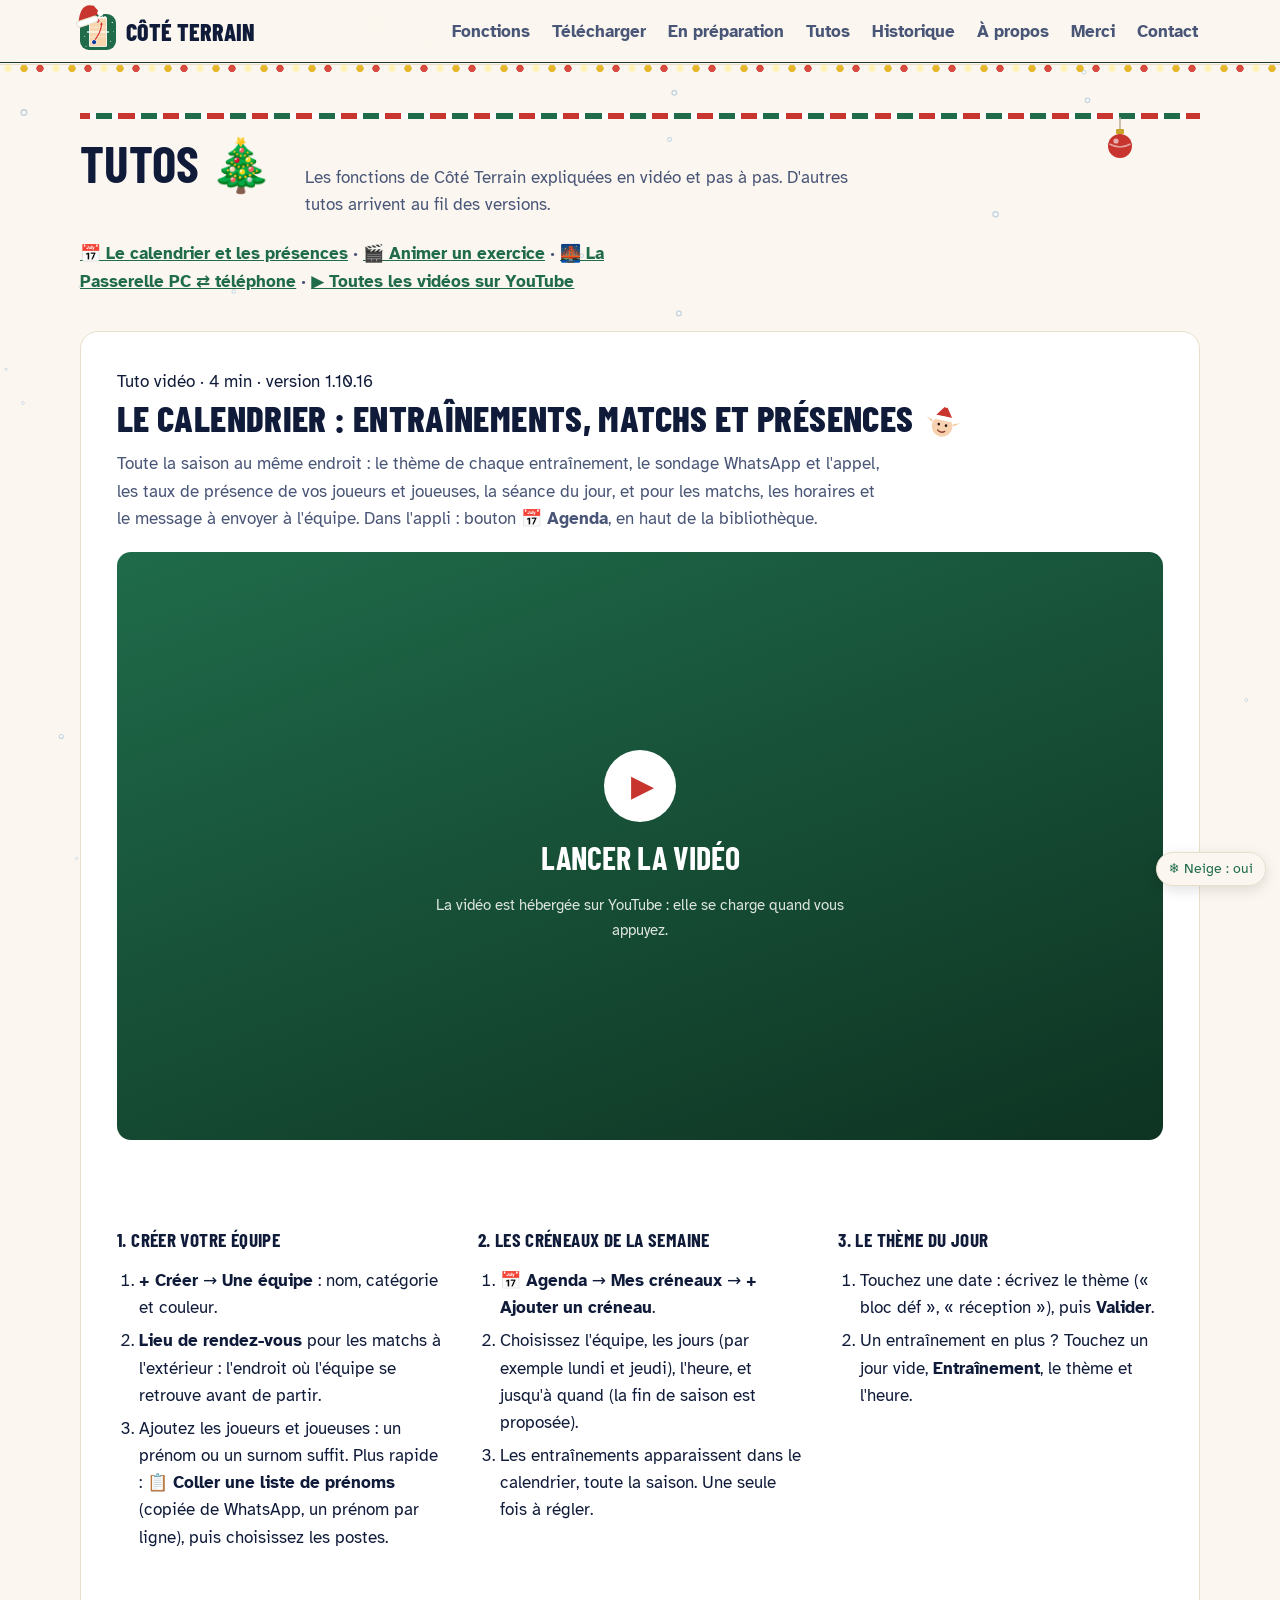
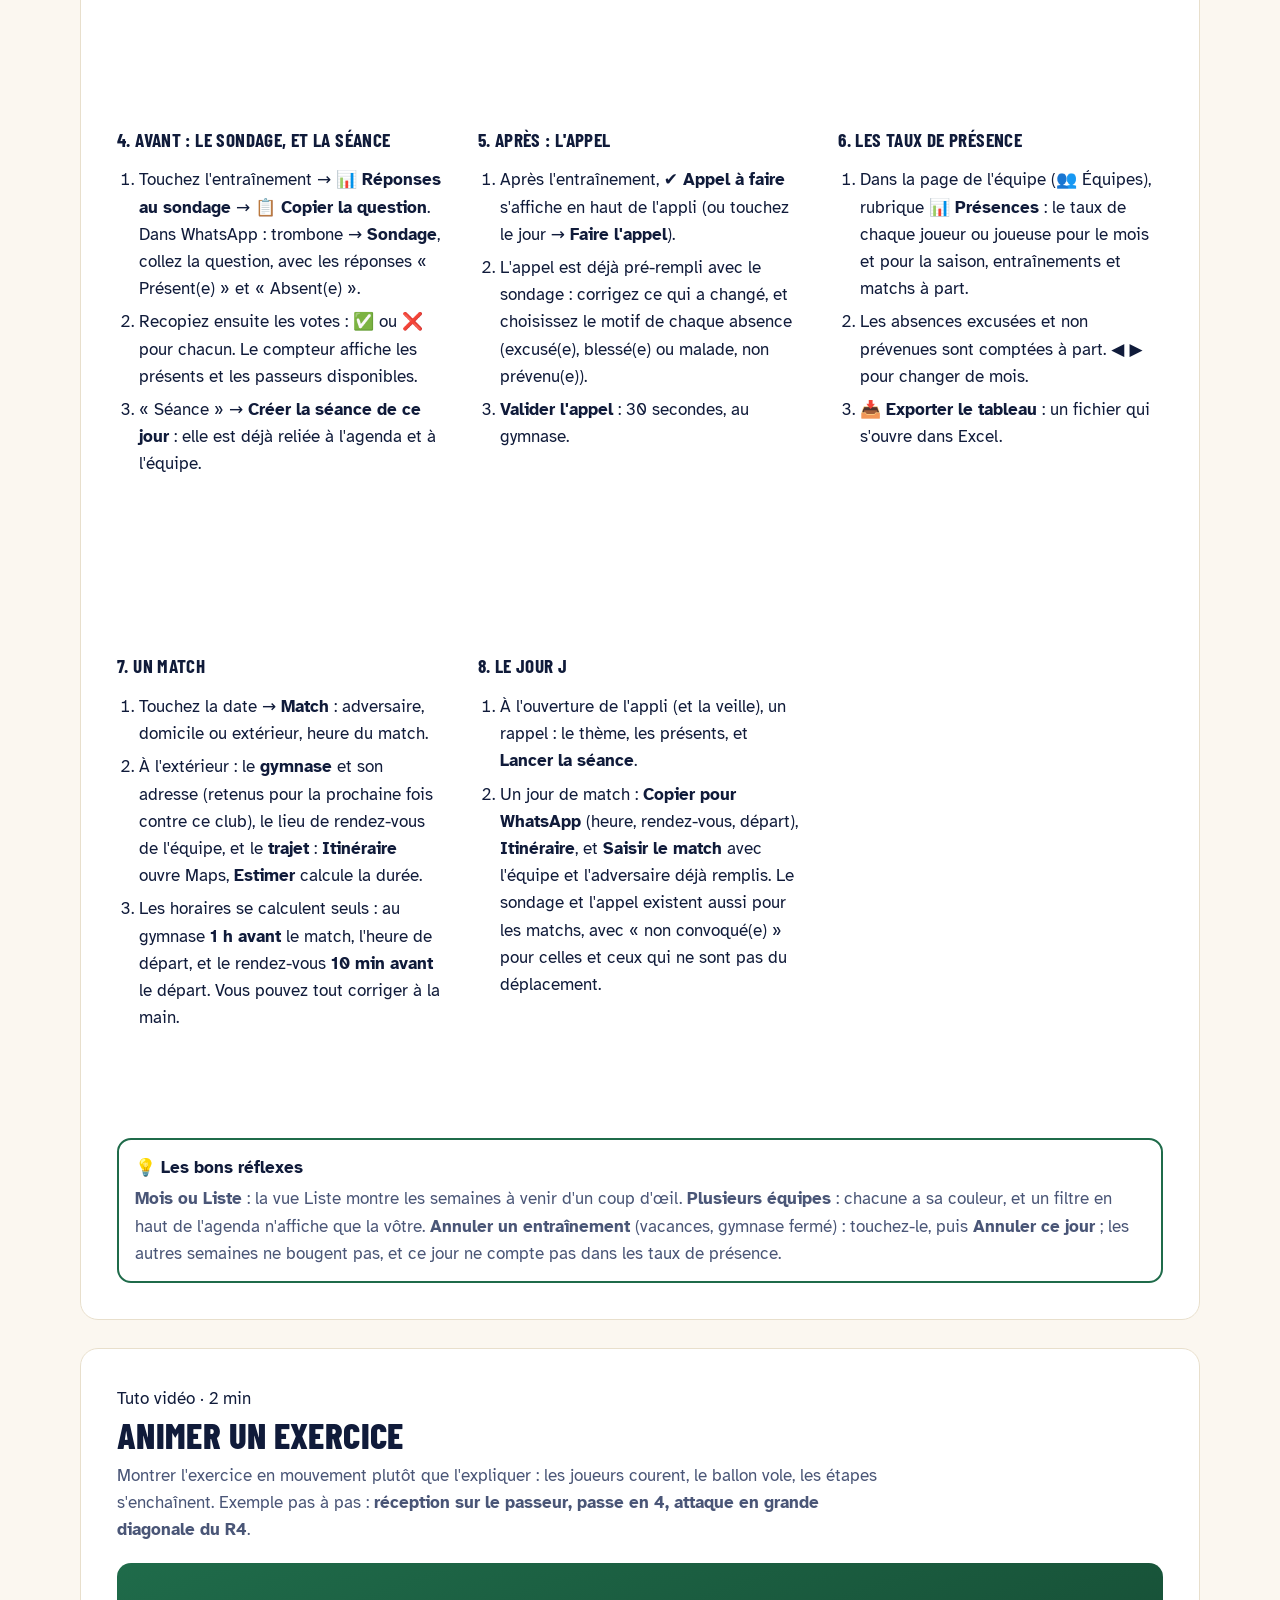
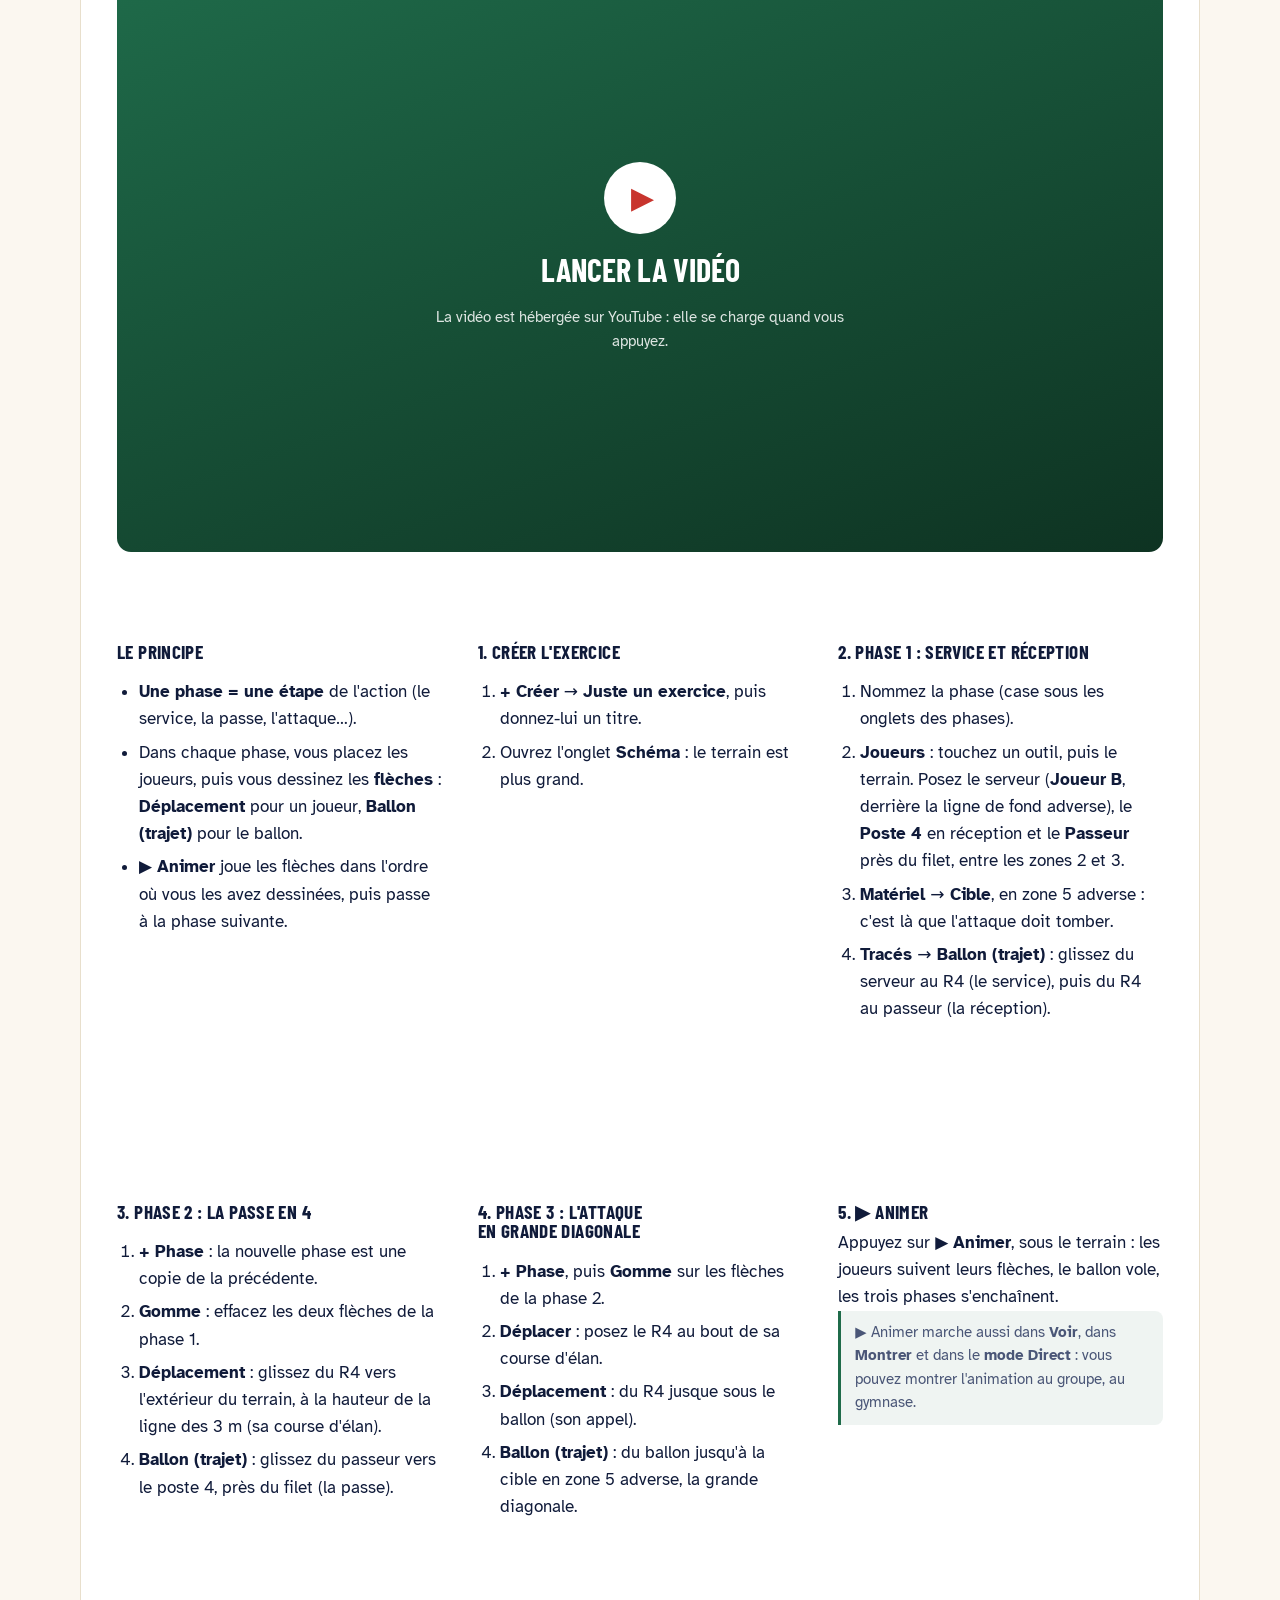
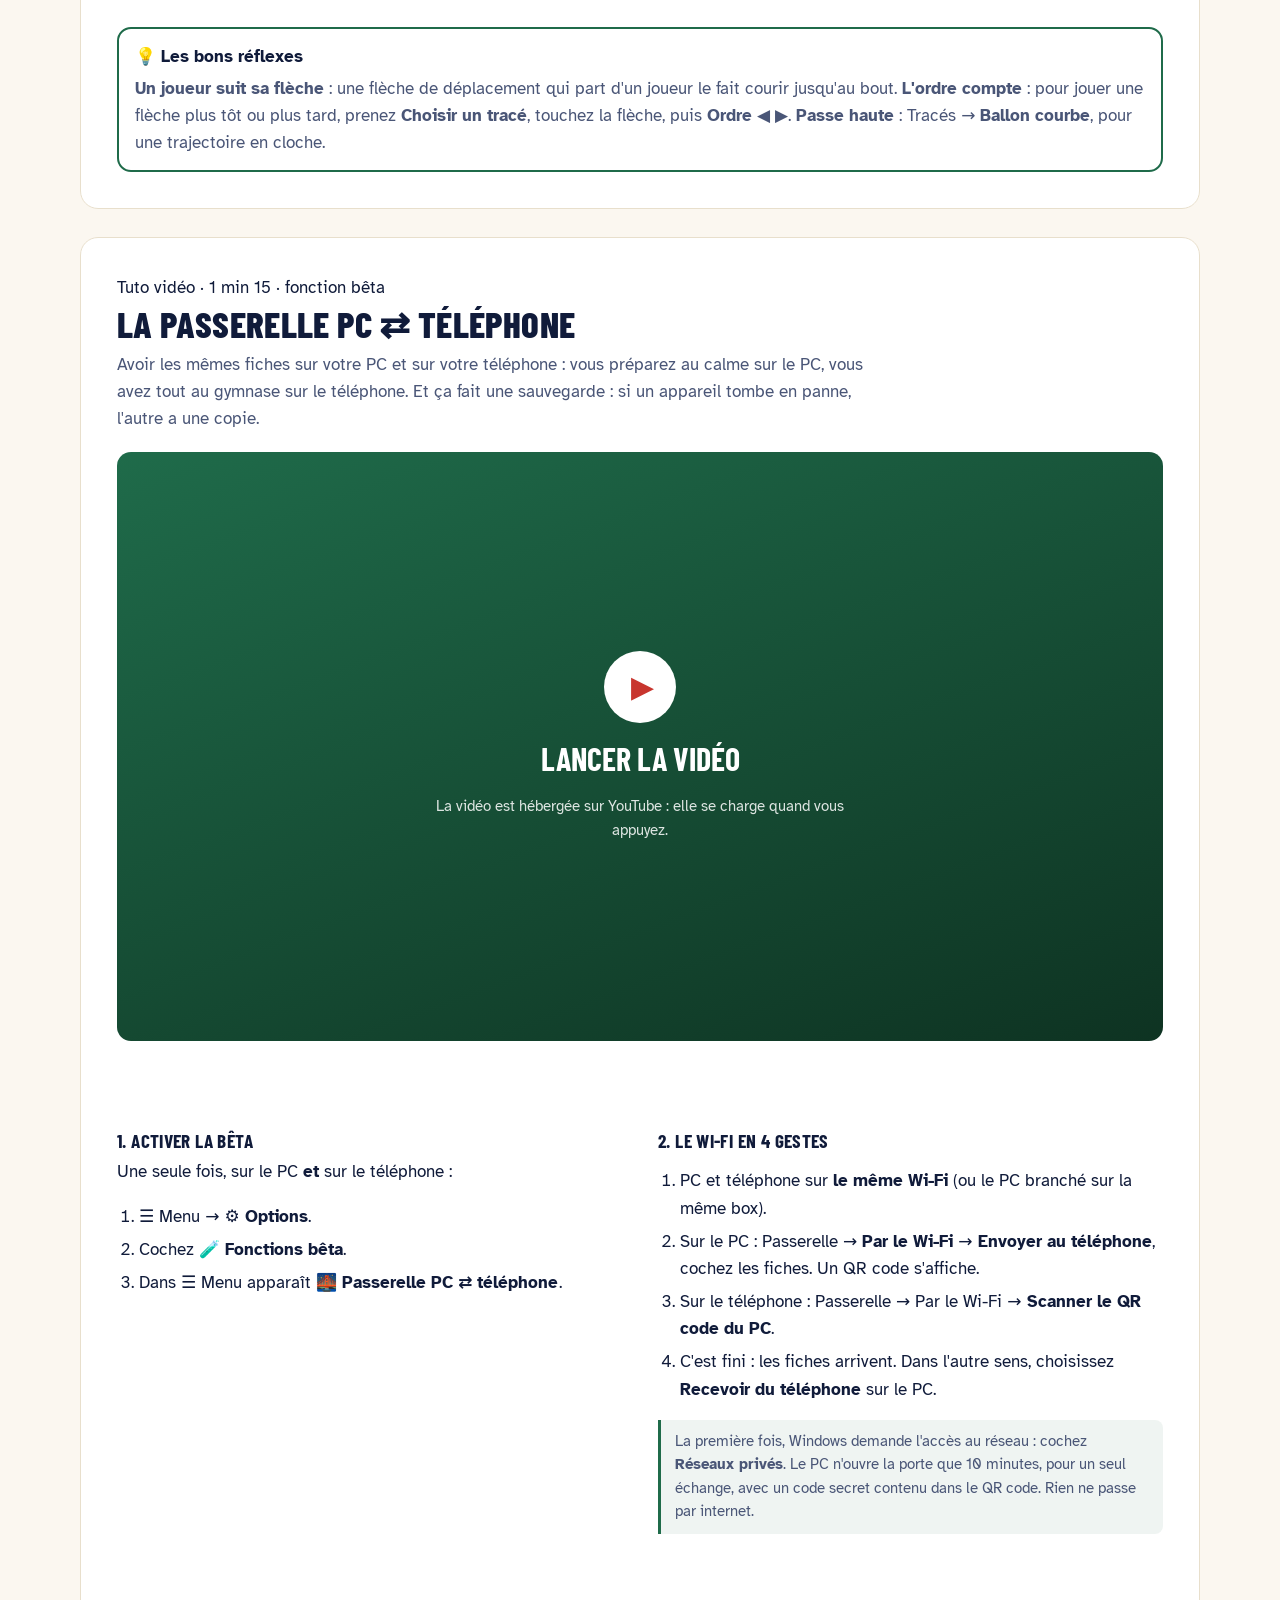
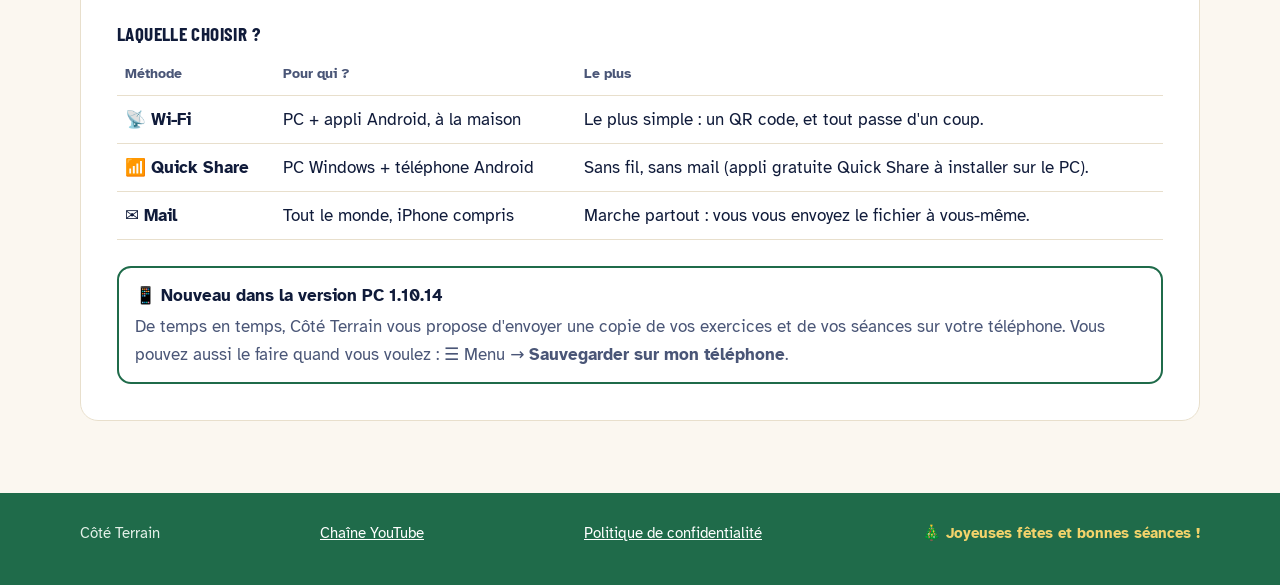
<file: tutos.html>
<!DOCTYPE html>
<html lang="fr">
<head>
  <meta charset="utf-8">
  <meta name="viewport" content="width=device-width, initial-scale=1">
  <title>Tutos · Côté Terrain</title>
  <meta name="description" content="Les tutos de Côté Terrain, en vidéo et pas à pas : animer un exercice (phases, déplacements, trajets du ballon) et passer ses fiches du PC au téléphone avec la Passerelle.">
  <link rel="icon" href="img/favicon.png">
  <link rel="stylesheet" href="style.css?v=20261126b">
</head>
<body>

<header class="entete">
  <div class="large">
    <a class="marque" href="index.html"><img src="img/icone.png" alt="">Côté Terrain</a>
    <nav class="menu" aria-label="Menu principal">
      <a href="index.html#fonctions">Fonctions</a>
      <a href="index.html#telecharger">Télécharger</a>
      <a href="index.html#a-venir">En préparation</a>
      <a href="tutos.html" aria-current="page">Tutos</a>
      <a href="historique.html">Historique</a>
      <a href="apropos.html">À propos</a>
      <a href="index.html#merci">Merci</a>
      <a href="index.html#contact">Contact</a>
    </nav>
  </div>
</header>

<main class="tutos">
  <div class="large">
    <div class="bandeau">
      <h1>Tutos</h1>
      <p>Les fonctions de Côté Terrain expliquées en vidéo et pas à pas. D'autres tutos arrivent au fil des versions.</p>
      <p class="sommaire"><a href="#calendrier">📅 Le calendrier et les présences</a> · <a href="#animer">🎬 Animer un exercice</a> · <a href="#passerelle">🌉 La Passerelle PC ⇄ téléphone</a> · <a href="https://www.youtube.com/@coteterrain-volley">▶ Toutes les vidéos sur YouTube</a></p>
    </div>

    <!-- ============ Tuto 3 : le calendrier ============ -->
    <article id="calendrier" class="tuto">
      <p class="etiquette">Tuto vidéo · 4 min · version 1.10.16</p>
      <h2>Le calendrier : entraînements, matchs et présences</h2>
      <p class="chapo">Toute la saison au même endroit : le thème de chaque entraînement, le sondage WhatsApp et l'appel, les taux de présence de vos joueurs et joueuses, la séance du jour, et pour les matchs, les horaires et le message à envoyer à l'équipe. Dans l'appli : bouton <b>📅 Agenda</b>, en haut de la bibliothèque.</p>

      <div class="video" data-yt="Ki1nI3MnDLU" data-titre="Côté Terrain · Le calendrier et les présences">
        <div class="video-attente">
          <span class="video-icone" aria-hidden="true">▶</span>
          <strong>La vidéo arrive très vite sur YouTube</strong>
          <span>En attendant, tout est expliqué ci-dessous.</span>
        </div>
      </div>

      <div class="tuto-cols">
        <section>
          <h3>1. Créer votre équipe</h3>
          <ol>
            <li><b>+ Créer</b> → <b>Une équipe</b> : nom, catégorie et couleur.</li>
            <li><b>Lieu de rendez-vous</b> pour les matchs à l'extérieur : l'endroit où l'équipe se retrouve avant de partir.</li>
            <li>Ajoutez les joueurs et joueuses : un prénom ou un surnom suffit. Plus rapide : <b>📋 Coller une liste de prénoms</b> (copiée de WhatsApp, un prénom par ligne), puis choisissez les postes.</li>
          </ol>
        </section>
        <section>
          <h3>2. Les créneaux de la semaine</h3>
          <ol>
            <li>📅 <b>Agenda</b> → <b>Mes créneaux</b> → <b>+ Ajouter un créneau</b>.</li>
            <li>Choisissez l'équipe, les jours (par exemple lundi et jeudi), l'heure, et jusqu'à quand (la fin de saison est proposée).</li>
            <li>Les entraînements apparaissent dans le calendrier, toute la saison. Une seule fois à régler.</li>
          </ol>
        </section>
        <section>
          <h3>3. Le thème du jour</h3>
          <ol>
            <li>Touchez une date : écrivez le thème (« bloc déf », « réception »), puis <b>Valider</b>.</li>
            <li>Un entraînement en plus ? Touchez un jour vide, <b>Entraînement</b>, le thème et l'heure.</li>
          </ol>
        </section>
        <section>
          <h3>4. Avant : le sondage, et la séance</h3>
          <ol>
            <li>Touchez l'entraînement → <b>📊 Réponses au sondage</b> → <b>📋 Copier la question</b>. Dans WhatsApp : trombone → <b>Sondage</b>, collez la question, avec les réponses « Présent(e) » et « Absent(e) ».</li>
            <li>Recopiez ensuite les votes : ✅ ou ❌ pour chacun. Le compteur affiche les présents et les passeurs disponibles.</li>
            <li>« Séance » → <b>Créer la séance de ce jour</b> : elle est déjà reliée à l'agenda et à l'équipe.</li>
          </ol>
        </section>
        <section>
          <h3>5. Après : l'appel</h3>
          <ol>
            <li>Après l'entraînement, <b>✔ Appel à faire</b> s'affiche en haut de l'appli (ou touchez le jour → <b>Faire l'appel</b>).</li>
            <li>L'appel est déjà pré-rempli avec le sondage : corrigez ce qui a changé, et choisissez le motif de chaque absence (excusé(e), blessé(e) ou malade, non prévenu(e)).</li>
            <li><b>Valider l'appel</b> : 30 secondes, au gymnase.</li>
          </ol>
        </section>
        <section>
          <h3>6. Les taux de présence</h3>
          <ol>
            <li>Dans la page de l'équipe (👥 Équipes), rubrique <b>📊 Présences</b> : le taux de chaque joueur ou joueuse pour le mois et pour la saison, entraînements et matchs à part.</li>
            <li>Les absences excusées et non prévenues sont comptées à part. ◀ ▶ pour changer de mois.</li>
            <li><b>📥 Exporter le tableau</b> : un fichier qui s'ouvre dans Excel.</li>
          </ol>
        </section>
        <section>
          <h3>7. Un match</h3>
          <ol>
            <li>Touchez la date → <b>Match</b> : adversaire, domicile ou extérieur, heure du match.</li>
            <li>À l'extérieur : le <b>gymnase</b> et son adresse (retenus pour la prochaine fois contre ce club), le lieu de rendez-vous de l'équipe, et le <b>trajet</b> : <b>Itinéraire</b> ouvre Maps, <b>Estimer</b> calcule la durée.</li>
            <li>Les horaires se calculent seuls : au gymnase <b>1 h avant</b> le match, l'heure de départ, et le rendez-vous <b>10 min avant</b> le départ. Vous pouvez tout corriger à la main.</li>
          </ol>
        </section>
        <section>
          <h3>8. Le jour J</h3>
          <ol>
            <li>À l'ouverture de l'appli (et la veille), un rappel : le thème, les présents, et <b>Lancer la séance</b>.</li>
            <li>Un jour de match : <b>Copier pour WhatsApp</b> (heure, rendez-vous, départ), <b>Itinéraire</b>, et <b>Saisir le match</b> avec l'équipe et l'adversaire déjà remplis. Le sondage et l'appel existent aussi pour les matchs, avec « non convoqué(e) » pour celles et ceux qui ne sont pas du déplacement.</li>
          </ol>
        </section>
      </div>

      <div class="astuce">
        <strong>💡 Les bons réflexes</strong>
        <p><b>Mois ou Liste</b> : la vue Liste montre les semaines à venir d'un coup d'œil. <b>Plusieurs équipes</b> : chacune a sa couleur, et un filtre en haut de l'agenda n'affiche que la vôtre. <b>Annuler un entraînement</b> (vacances, gymnase fermé) : touchez-le, puis <b>Annuler ce jour</b> ; les autres semaines ne bougent pas, et ce jour ne compte pas dans les taux de présence.</p>
      </div>
    </article>

    <!-- ============ Tuto 2 : animer un exercice ============ -->
    <article id="animer" class="tuto">
      <p class="etiquette">Tuto vidéo · 2 min</p>
      <h2>Animer un exercice</h2>
      <p class="chapo">Montrer l'exercice en mouvement plutôt que l'expliquer : les joueurs courent, le ballon vole, les étapes s'enchaînent. Exemple pas à pas : <b>réception sur le passeur, passe en 4, attaque en grande diagonale du R4</b>.</p>

      <div class="video" data-yt="ZuYCy1AnMsM" data-titre="Côté Terrain · Animer un exercice">
        <div class="video-attente">
          <span class="video-icone" aria-hidden="true">▶</span>
          <strong>La vidéo arrive très vite sur YouTube</strong>
          <span>En attendant, tout est expliqué ci-dessous.</span>
        </div>
      </div>

      <div class="tuto-cols">
        <section>
          <h3>Le principe</h3>
          <ul>
            <li><b>Une phase = une étape</b> de l'action (le service, la passe, l'attaque…).</li>
            <li>Dans chaque phase, vous placez les joueurs, puis vous dessinez les <b>flèches</b> : <b>Déplacement</b> pour un joueur, <b>Ballon (trajet)</b> pour le ballon.</li>
            <li><b>▶ Animer</b> joue les flèches dans l'ordre où vous les avez dessinées, puis passe à la phase suivante.</li>
          </ul>
        </section>
        <section>
          <h3>1. Créer l'exercice</h3>
          <ol>
            <li><b>+ Créer</b> → <b>Juste un exercice</b>, puis donnez-lui un titre.</li>
            <li>Ouvrez l'onglet <b>Schéma</b> : le terrain est plus grand.</li>
          </ol>
        </section>
        <section>
          <h3>2. Phase 1 : service et réception</h3>
          <ol>
            <li>Nommez la phase (case sous les onglets des phases).</li>
            <li><b>Joueurs</b> : touchez un outil, puis le terrain. Posez le serveur (<b>Joueur B</b>, derrière la ligne de fond adverse), le <b>Poste 4</b> en réception et le <b>Passeur</b> près du filet, entre les zones 2 et 3.</li>
            <li><b>Matériel</b> → <b>Cible</b>, en zone 5 adverse : c'est là que l'attaque doit tomber.</li>
            <li><b>Tracés</b> → <b>Ballon (trajet)</b> : glissez du serveur au R4 (le service), puis du R4 au passeur (la réception).</li>
          </ol>
        </section>
        <section>
          <h3>3. Phase 2 : la passe en 4</h3>
          <ol>
            <li><b>+ Phase</b> : la nouvelle phase est une copie de la précédente.</li>
            <li><b>Gomme</b> : effacez les deux flèches de la phase 1.</li>
            <li><b>Déplacement</b> : glissez du R4 vers l'extérieur du terrain, à la hauteur de la ligne des 3 m (sa course d'élan).</li>
            <li><b>Ballon (trajet)</b> : glissez du passeur vers le poste 4, près du filet (la passe).</li>
          </ol>
        </section>
        <section>
          <h3>4. Phase 3 : l'attaque en grande diagonale</h3>
          <ol>
            <li><b>+ Phase</b>, puis <b>Gomme</b> sur les flèches de la phase 2.</li>
            <li><b>Déplacer</b> : posez le R4 au bout de sa course d'élan.</li>
            <li><b>Déplacement</b> : du R4 jusque sous le ballon (son appel).</li>
            <li><b>Ballon (trajet)</b> : du ballon jusqu'à la cible en zone 5 adverse, la grande diagonale.</li>
          </ol>
        </section>
        <section>
          <h3>5. ▶ Animer</h3>
          <p>Appuyez sur <b>▶ Animer</b>, sous le terrain : les joueurs suivent leurs flèches, le ballon vole, les trois phases s'enchaînent.</p>
          <p class="note">▶ Animer marche aussi dans <b>Voir</b>, dans <b>Montrer</b> et dans le <b>mode Direct</b> : vous pouvez montrer l'animation au groupe, au gymnase.</p>
        </section>
      </div>

      <div class="astuce">
        <strong>💡 Les bons réflexes</strong>
        <p><b>Un joueur suit sa flèche</b> : une flèche de déplacement qui part d'un joueur le fait courir jusqu'au bout. <b>L'ordre compte</b> : pour jouer une flèche plus tôt ou plus tard, prenez <b>Choisir un tracé</b>, touchez la flèche, puis <b>Ordre ◀ ▶</b>. <b>Passe haute</b> : Tracés → <b>Ballon courbe</b>, pour une trajectoire en cloche.</p>
      </div>
    </article>

    <!-- ============ Tuto 1 : la Passerelle PC ⇄ téléphone ============ -->
    <article id="passerelle" class="tuto">
      <p class="etiquette">Tuto vidéo · 1 min 15 · fonction bêta</p>
      <h2>La Passerelle PC ⇄ téléphone</h2>
      <p class="chapo">Avoir les mêmes fiches sur votre PC et sur votre téléphone : vous préparez au calme sur le PC, vous avez tout au gymnase sur le téléphone. Et ça fait une sauvegarde : si un appareil tombe en panne, l'autre a une copie.</p>

      <!-- La vidéo est sur YouTube. Pour protéger votre vie privée, rien n'est chargé depuis YouTube
           tant que vous n'appuyez pas sur Lecture (et on passe par youtube-nocookie.com).
           Pour la brancher : mettre l'identifiant de la vidéo YouTube dans data-yt. -->
      <div class="video" data-yt="jxnUSMsv0oU" data-titre="Côté Terrain · La Passerelle PC ⇄ téléphone">
        <div class="video-attente">
          <span class="video-icone" aria-hidden="true">▶</span>
          <strong>La vidéo arrive très vite sur YouTube</strong>
          <span>En attendant, tout est expliqué ci-dessous, et dans l'appli : ☰ Menu → 🌉 Passerelle → 🎬 Tuto.</span>
        </div>
      </div>

      <div class="tuto-cols">
        <section>
          <h3>1. Activer la bêta</h3>
          <p>Une seule fois, sur le PC <b>et</b> sur le téléphone :</p>
          <ol>
            <li>☰ Menu → ⚙️ <b>Options</b>.</li>
            <li>Cochez <b>🧪 Fonctions bêta</b>.</li>
            <li>Dans ☰ Menu apparaît <b>🌉 Passerelle PC ⇄ téléphone</b>.</li>
          </ol>
        </section>
        <section>
          <h3>2. Le Wi-Fi en 4 gestes</h3>
          <ol>
            <li>PC et téléphone sur <b>le même Wi-Fi</b> (ou le PC branché sur la même box).</li>
            <li>Sur le PC : Passerelle → <b>Par le Wi-Fi</b> → <b>Envoyer au téléphone</b>, cochez les fiches. Un QR code s'affiche.</li>
            <li>Sur le téléphone : Passerelle → Par le Wi-Fi → <b>Scanner le QR code du PC</b>.</li>
            <li>C'est fini : les fiches arrivent. Dans l'autre sens, choisissez <b>Recevoir du téléphone</b> sur le PC.</li>
          </ol>
          <p class="note">La première fois, Windows demande l'accès au réseau : cochez <b>Réseaux privés</b>. Le PC n'ouvre la porte que 10 minutes, pour un seul échange, avec un code secret contenu dans le QR code. Rien ne passe par internet.</p>
        </section>
      </div>

      <h3>Laquelle choisir ?</h3>
      <div class="tableau">
        <table>
          <thead><tr><th>Méthode</th><th>Pour qui ?</th><th>Le plus</th></tr></thead>
          <tbody>
            <tr><td>📡 <b>Wi-Fi</b></td><td>PC + appli Android, à la maison</td><td>Le plus simple : un QR code, et tout passe d'un coup.</td></tr>
            <tr><td>📶 <b>Quick Share</b></td><td>PC Windows + téléphone Android</td><td>Sans fil, sans mail (appli gratuite Quick Share à installer sur le PC).</td></tr>
            <tr><td>✉️ <b>Mail</b></td><td>Tout le monde, iPhone compris</td><td>Marche partout : vous vous envoyez le fichier à vous-même.</td></tr>
          </tbody>
        </table>
      </div>

      <div class="astuce">
        <strong>📱 Nouveau dans la version PC 1.10.14</strong>
        <p>De temps en temps, Côté Terrain vous propose d'envoyer une copie de vos exercices et de vos séances sur votre téléphone. Vous pouvez aussi le faire quand vous voulez : ☰ Menu → <b>Sauvegarder sur mon téléphone</b>.</p>
      </div>
    </article>
  </div>
</main>

<footer>
  <div class="large">
    <span>Côté Terrain</span>
    <a href="https://www.youtube.com/@coteterrain-volley">Chaîne YouTube</a>
    <a href="confidentialite.html">Politique de confidentialité</a>
  </div>
</footer>

<script>
/* Vidéo YouTube « au clic » : on n'affiche le lecteur YouTube que si la personne appuie sur Lecture. */
document.querySelectorAll(".video[data-yt]").forEach(v => {
  const id = v.dataset.yt; if (!/^[\w-]{11}$/.test(id)) return;
  v.innerHTML = '<button class="video-lancer" type="button"><span class="video-icone" aria-hidden="true">▶</span><strong>Lancer la vidéo</strong><span>La vidéo est hébergée sur YouTube : elle se charge quand vous appuyez.</span></button>';
  v.querySelector("button").addEventListener("click", () => {
    v.innerHTML = '<iframe src="https://www.youtube-nocookie.com/embed/' + id + '?autoplay=1&rel=0" title="' + v.dataset.titre.replace(/"/g, "") + '" allow="autoplay; encrypted-media; picture-in-picture; fullscreen" allowfullscreen referrerpolicy="strict-origin-when-cross-origin"></iframe>';
  });
});
</script>
<script src="noel.js?v=20261126b" defer></script>
</body>
</html>
</file>
<file: style.css>
/* =========================================================
   Côté Terrain — feuille de style du site
   Une seule feuille pour toutes les pages (accueil + confidentialité).
   Idée de mise en page : une feuille d'exercice de coach.
   Lignes bleues du terrain, parquet orangé, gros titres « maillot ».
   ========================================================= */

/* ---------- Polices (hébergées avec le site : rien n'est chargé chez Google) ---------- */
@font-face { font-family: "Barlow Condensed"; font-weight: 700; font-display: swap;
  src: url("polices/barlow-condensed-latin-700-normal.woff2") format("woff2"); }
@font-face { font-family: "Barlow Condensed"; font-weight: 800; font-display: swap;
  src: url("polices/barlow-condensed-latin-800-normal.woff2") format("woff2"); }
@font-face { font-family: "Atkinson Hyperlegible"; font-weight: 400; font-display: swap;
  src: url("polices/atkinson-hyperlegible-latin-400-normal.woff2") format("woff2"); }
@font-face { font-family: "Atkinson Hyperlegible"; font-weight: 700; font-display: swap;
  src: url("polices/atkinson-hyperlegible-latin-700-normal.woff2") format("woff2"); }

/* ---------- Couleurs et polices (les « jetons » : on change ici, tout le site suit) ---------- */
:root {
  --fond: #F3F5FA;        /* fond de page, blanc légèrement bleuté */
  --carte: #FFFFFF;       /* fond des blocs */
  --encre: #101B3A;       /* texte principal, bleu nuit */
  --doux: #4A5677;        /* texte secondaire */
  --bleu: #1E4FD8;        /* bleu de l'appli : lignes du terrain, boutons */
  --parquet: #F2C9A0;     /* couleur du terrain dans l'appli */
  --trait: #D9DFEC;       /* bordures fines */
  --titre: "Barlow Condensed", "Arial Narrow", "Roboto Condensed", sans-serif;
  --texte: "Atkinson Hyperlegible", "Segoe UI", system-ui, sans-serif;
  color-scheme: light;
}
@media (prefers-color-scheme: dark) {
  :root:not([data-theme="light"]) {
    --fond: #0B1330; --carte: #131D42; --encre: #E8EDFB; --doux: #A9B4D6;
    --bleu: #7096FF; --parquet: #B98559; --trait: #26325C; color-scheme: dark;
  }
}
:root[data-theme="dark"] {
  --fond: #0B1330; --carte: #131D42; --encre: #E8EDFB; --doux: #A9B4D6;
  --bleu: #7096FF; --parquet: #B98559; --trait: #26325C; color-scheme: dark;
}

/* ---------- Base ---------- */
* { box-sizing: border-box; }
html { scroll-behavior: smooth; }
body { margin: 0; background: var(--fond); color: var(--encre);
  font-family: var(--texte); font-size: 1.0625rem; line-height: 1.6; }
img { max-width: 100%; height: auto; display: block; }
a { color: var(--bleu); }
a:focus-visible, button:focus-visible { outline: 3px solid var(--bleu); outline-offset: 3px; border-radius: 6px; }
h1, h2, h3 { font-family: var(--titre); line-height: 1.02; text-wrap: balance; margin: 0; }
h2 { font-size: clamp(2.2rem, 5vw, 3.4rem); font-weight: 800; text-transform: uppercase; letter-spacing: .01em; }
h3 { font-size: 1.6rem; font-weight: 700; text-transform: uppercase; letter-spacing: .02em; }
p { margin: 0; }
.large { width: min(1120px, 100% - 32px); margin-inline: auto; }
.lecture { max-width: 65ch; }

/* ---------- En-tête ---------- */
.entete { position: sticky; top: 0; z-index: 10; background: color-mix(in srgb, var(--fond) 88%, transparent);
  backdrop-filter: blur(8px); border-bottom: 1px solid var(--trait); }
.entete .large { display: flex; align-items: center; gap: 16px; min-height: 64px; flex-wrap: wrap; }
.marque { display: flex; align-items: center; gap: 10px; text-decoration: none; color: var(--encre);
  font-family: var(--titre); font-weight: 800; font-size: 1.5rem; text-transform: uppercase; }
.marque img { width: 36px; height: 36px; border-radius: 9px; }
.menu { display: flex; gap: 4px 18px; margin-left: auto; flex-wrap: wrap; }
.menu a { color: var(--doux); text-decoration: none; font-weight: 700; padding: 6px 2px; }
.menu a:hover { color: var(--bleu); }

/* ---------- Boutons ---------- */
.boutons { display: flex; gap: 12px; flex-wrap: wrap; }
.bouton { display: inline-flex; align-items: center; gap: 10px; padding: 14px 22px; border-radius: 12px;
  font-weight: 700; text-decoration: none; border: 2px solid var(--bleu); }
.bouton.plein { background: var(--bleu); color: #fff; }
.bouton.plein:hover { filter: brightness(1.08); }
.bouton.vide { color: var(--bleu); background: transparent; }
.bouton small { font-weight: 400; opacity: .85; }

/* ---------- Accueil : le terrain ---------- */
.ouverture { padding: 56px 0 40px; }
.ouverture .large { display: grid; grid-template-columns: 1.05fr .95fr; gap: 40px; align-items: center; }
.ouverture h1 { font-size: clamp(3rem, 8.5vw, 6.2rem); font-weight: 800; text-transform: uppercase; letter-spacing: -.005em; }
.ouverture h1 span { color: var(--bleu); }
.ouverture .chapo { font-size: 1.25rem; color: var(--doux); margin: 22px 0 28px; max-width: 34ch; }
.garanties { display: flex; gap: 8px 22px; flex-wrap: wrap; margin-top: 22px; padding: 0; list-style: none; color: var(--doux); font-size: .95rem; }
.garanties li::before { content: ""; display: inline-block; width: 9px; height: 9px; margin-right: 8px;
  border: 2px solid var(--bleu); border-radius: 50%; vertical-align: 1px; }
.terrain { width: 100%; height: auto; }
.terrain .sol { fill: var(--parquet); }
.terrain .ligne { stroke: var(--bleu); stroke-width: 3; fill: none; }
.terrain .filet { stroke: var(--encre); stroke-width: 5; stroke-linecap: round; }
.terrain .course { stroke: var(--encre); stroke-width: 2.5; stroke-dasharray: 7 6; fill: none; }
.terrain .ballon { stroke: #D9342B; stroke-width: 3; fill: none; }
.terrain .ballon-fin { fill: #D9342B; }
.terrain .pion circle { stroke: #fff; stroke-width: 2.5; }
.terrain .pion text { font-family: var(--titre); font-weight: 800; font-size: 17px; fill: #fff; text-anchor: middle; dominant-baseline: central; }
.terrain .legende { font-family: var(--titre); font-weight: 700; font-size: 15px; fill: var(--encre); text-transform: uppercase; letter-spacing: .06em; }
/* le seul moment animé : la trajectoire du ballon se dessine à l'ouverture */
@media (prefers-reduced-motion: no-preference) {
  .terrain .ballon { stroke-dasharray: 100; stroke-dashoffset: 0; animation: tracer 1.6s .4s ease-out backwards; }
  .terrain .ballon-fin { animation: apparaitre .3s 1.9s backwards; }
  @keyframes tracer { from { stroke-dashoffset: 100; } }
  @keyframes apparaitre { from { opacity: 0; } }
}

/* ---------- Sections ---------- */
section { padding: 64px 0; }
.bandeau { border-top: 3px solid var(--bleu); padding-top: 18px; display: flex; gap: 12px 32px; align-items: baseline; flex-wrap: wrap; margin-bottom: 36px; }
.bandeau p { color: var(--doux); max-width: 52ch; }

/* ---------- Fonctions : une capture + un texte, en alternance ---------- */
.fonctions { display: grid; gap: 56px; }
.fonction { display: grid; grid-template-columns: 1.35fr 1fr; gap: 32px; align-items: center; }
.fonction:nth-child(even) { grid-template-columns: 1fr 1.35fr; }
.fonction:nth-child(even) figure { order: 2; }
.fonction figure { margin: 0; background: var(--carte); border: 1px solid var(--trait); border-radius: 14px; padding: 8px;
  box-shadow: 0 18px 40px -24px rgba(16, 27, 58, .45); }
.fonction figure img { border-radius: 8px; }
.fonction figure.telephone { max-width: 300px; justify-self: center; }
.fonction .etiquette { font-family: var(--titre); font-weight: 700; color: var(--bleu); text-transform: uppercase; letter-spacing: .08em; font-size: 1rem; }
.fonction h3 { margin: 4px 0 12px; font-size: 2rem; }
.fonction p { color: var(--doux); }
.fonction ul { margin: 12px 0 0; padding-left: 20px; color: var(--doux); }

/* ---------- Données ---------- */
.donnees { background: var(--bleu); color: #fff; }
.donnees h2 { color: #fff; }
.donnees .grille { display: grid; grid-template-columns: repeat(4, 1fr); gap: 24px; margin-top: 28px; }
.donnees .grille div { border-top: 2px solid rgba(255,255,255,.5); padding-top: 12px; }
.donnees strong { display: block; font-family: var(--titre); font-size: 1.6rem; text-transform: uppercase; }
.donnees p { opacity: .92; }

/* ---------- Télécharger ---------- */
.plateformes { display: grid; grid-template-columns: 1fr 1fr; gap: 24px; }
.plateforme { background: var(--carte); border: 1px solid var(--trait); border-radius: 16px; padding: 28px; display: flex; flex-direction: column; gap: 14px; }
.plateforme .statut { align-self: flex-start; font-size: .85rem; font-weight: 700; padding: 4px 10px; border-radius: 99px; }
.statut.pret { background: color-mix(in srgb, #1F9D55 16%, transparent); color: #1F9D55; }
.statut.bientot { background: color-mix(in srgb, #D98A1F 18%, transparent); color: #B86E0C; }
.plateforme ol { margin: 0; padding-left: 22px; color: var(--doux); }
.plateforme ol li + li { margin-top: 6px; }
.fiche-technique { font-variant-numeric: tabular-nums; color: var(--doux); font-size: .95rem; }
.note { font-size: .95rem; color: var(--doux); background: color-mix(in srgb, var(--bleu) 7%, transparent);
  border-left: 3px solid var(--bleu); padding: 10px 14px; border-radius: 0 8px 8px 0; }
/* Bouton grisé (pas encore disponible) : pas cliquable, bordure en pointillés */
.bouton.inactif { color: var(--doux); border: 1.5px dashed var(--trait); cursor: default; flex-wrap: wrap; row-gap: 2px; }
.bouton.inactif small { white-space: nowrap; }
.badge-store { display: flex; align-items: center; gap: 10px 16px; flex-wrap: wrap; }
.badge-store img { display: block; height: auto; }
.badge-store .attente { color: var(--doux); font-size: .92rem; flex: 1 1 180px; }
.statut.plus-tard { background: color-mix(in srgb, var(--doux) 14%, transparent); color: var(--doux); }
/* Carte iPhone : sur toute la largeur, en ligne sur grand écran */
.plateforme.etroite { grid-column: 1 / -1; flex-direction: row; align-items: center; gap: 14px 28px; flex-wrap: wrap; padding: 20px 28px; }
.plateforme.etroite > p:last-child { flex: 1 1 320px; color: var(--doux); }

/* ---------- En préparation ---------- */
.projets { list-style: none; padding: 0; margin: 0; display: grid; grid-template-columns: repeat(auto-fill, minmax(200px, 1fr)); gap: 16px; }
.projets li { background: var(--carte); border: 1px solid var(--trait); border-radius: 16px; padding: 20px; display: flex; flex-direction: column; gap: 8px; }
.projets .statut { align-self: flex-start; font-size: .82rem; font-weight: 700; padding: 3px 10px; border-radius: 99px; }
.projets strong { font-family: var(--titre); font-size: 1.3rem; text-transform: uppercase; }
.projets p { color: var(--doux); font-size: .97rem; }

/* ---------- Bêta-test ---------- */
.etapes-beta { list-style: none; padding: 0; margin: 0 0 28px; display: grid; grid-template-columns: repeat(4, 1fr); gap: 20px; counter-reset: etape; }
.etapes-beta li { counter-increment: etape; background: var(--carte); border: 1px solid var(--trait); border-radius: 16px; padding: 22px; }
.etapes-beta li::before { content: counter(etape); display: grid; place-items: center; width: 34px; height: 34px; border-radius: 50%;
  background: var(--bleu); color: #fff; font-family: var(--titre); font-weight: 800; font-size: 1.2rem; margin-bottom: 12px; }
.etapes-beta strong { display: block; font-family: var(--titre); font-size: 1.35rem; text-transform: uppercase; margin-bottom: 4px; }
.etapes-beta p { color: var(--doux); font-size: .97rem; }
.beta .note { margin-top: 20px; }

/* ---------- Contact ---------- */
.contact .adresse { font-family: var(--titre); font-weight: 700; font-size: clamp(1.6rem, 5vw, 2.6rem); word-break: break-word; }

/* ---------- Pied de page ---------- */
footer { border-top: 1px solid var(--trait); padding: 28px 0 40px; color: var(--doux); font-size: .95rem; }
footer .large { display: flex; gap: 10px 28px; flex-wrap: wrap; justify-content: space-between; }

/* ---------- Page « confidentialité » ---------- */
.texte-legal { padding: 48px 0 64px; }
.texte-legal h1 { font-size: clamp(2.4rem, 6vw, 3.6rem); font-weight: 800; text-transform: uppercase; }
.texte-legal .date { color: var(--doux); margin: 8px 0 28px; }
.texte-legal h2 { font-size: 1.7rem; margin: 32px 0 8px; }
.texte-legal p + p { margin-top: 10px; }
.texte-legal .resume { background: var(--carte); border: 1px solid var(--trait); border-left: 4px solid var(--bleu);
  padding: 16px 20px; border-radius: 0 12px 12px 0; }

/* ---------- Téléphone ---------- */
@media (max-width: 820px) {
  .ouverture .large, .fonction, .fonction:nth-child(even), .plateformes { grid-template-columns: 1fr; }
  .fonction:nth-child(even) figure { order: 0; }
  .donnees .grille, .etapes-beta { grid-template-columns: 1fr 1fr; }
  section { padding: 48px 0; }
}
@media (max-width: 460px) {
  .donnees .grille, .etapes-beta { grid-template-columns: 1fr; }
  .menu { margin-left: 0; }
}

/* ---------- Page « Historique » : une frise, comme les phases d'un exercice ---------- */
.historique { padding: 48px 0 64px; }
.historique .jour { padding: 0; }
.historique h1 { font-size: clamp(2.6rem, 7vw, 4rem); font-weight: 800; text-transform: uppercase; }
.historique .chapo { color: var(--doux); font-size: 1.15rem; margin: 12px 0 18px; }
.legende-types { display: flex; flex-wrap: wrap; gap: 8px 18px; list-style: none; padding: 0; margin: 0 0 12px; color: var(--doux); font-size: .95rem; }
.legende-types li::before { content: ""; display: inline-block; width: 12px; height: 12px; border-radius: 50%; margin-right: 7px; vertical-align: -1px; background: var(--point); }
.historique .jour h2 { font-size: 1.5rem; margin: 34px 0 6px; color: var(--bleu); }
.etapes { list-style: none; margin: 0; padding: 0 0 0 26px; border-left: 3px solid var(--bleu); }
.etape { position: relative; padding: 14px 0 14px; }
.etape::before { content: ""; position: absolute; left: -36px; top: 20px; width: 17px; height: 17px; border-radius: 50%;
  background: var(--point); border: 3px solid var(--fond); }
.etape h3 { font-size: 1.45rem; margin: 2px 0 6px; text-transform: none; letter-spacing: 0; }
.etape p { color: var(--doux); }
.etape .repere { display: flex; flex-wrap: wrap; gap: 6px 10px; align-items: baseline; margin: 0; font-size: .9rem; }
.etape .num { font-family: var(--titre); font-weight: 800; font-size: 1.15rem; color: var(--encre); font-variant-numeric: tabular-nums; }
.etape .type, .plateforme-tag { font-weight: 700; padding: 1px 8px; border-radius: 99px; background: color-mix(in srgb, var(--point) 16%, transparent); color: var(--encre); }
.plateforme-tag { background: transparent; border: 1px solid var(--trait); font-weight: 400; color: var(--doux); }
.grande { --point: var(--bleu); }
.maj { --point: #2E9E47; }
.jalon { --point: #E8692A; }
.beta { --point: #7B3FC4; }
/* les fonctions bêta ressortent : encadré violet en pointillés */
.etape.beta { background: color-mix(in srgb, #7B3FC4 8%, transparent); border: 2px dashed color-mix(in srgb, #7B3FC4 55%, transparent);
  border-radius: 12px; padding: 12px 16px; margin: 8px 0; }
.etape.beta::before { left: -38px; }
.etape.beta .type { background: #7B3FC4; color: #fff; }
.note-beta { margin-top: 6px; font-size: .92rem; font-weight: 700; color: #7B3FC4 !important; }
:root[data-theme="dark"] .note-beta { color: #B79BF0 !important; }
@media (prefers-color-scheme: dark) { :root:not([data-theme="light"]) .note-beta { color: #B79BF0 !important; } }
.grande h3 { font-size: 1.75rem; }

/* ---------- Page « À propos » ---------- */
.apropos .citation { font-family: var(--titre); font-weight: 700; font-size: clamp(1.6rem, 4.2vw, 2.3rem); line-height: 1.15;
  color: var(--bleu); margin: 18px 0 8px; padding-left: 18px; border-left: 4px solid var(--bleu); text-wrap: balance; }

/* ---------- Grosse mise à jour de la version PC (encadré dans la carte Windows + annonce en haut) ---------- */
.annonce { display: inline-block; margin-bottom: 14px; font-weight: 700; font-size: .95rem; color: #fff; background: var(--bleu);
  padding: 6px 14px; border-radius: 99px; text-decoration: none; }
.annonce:hover { filter: brightness(1.1); }
.maj-pc { border: 2px solid var(--bleu); border-radius: 14px; padding: 14px 16px; margin: 4px 0 14px;
  background: color-mix(in srgb, var(--bleu) 6%, transparent); }
.maj-pc .maj-tag { display: inline-block; font-weight: 700; font-size: .82rem; color: #fff; background: var(--bleu); padding: 3px 10px; border-radius: 99px; }
.maj-pc strong { display: block; font-family: var(--titre); font-size: 1.35rem; text-transform: uppercase; margin: 6px 0 4px; }
.maj-pc ul { margin: 0 0 8px; padding-left: 20px; }
.maj-pc li { margin: 5px 0; }
.maj-pc p { margin: 0; font-size: .92rem; color: var(--doux); }
.merci .projets strong { font-size: 1.2rem; }

/* ---------- Tutos (page tutos.html et encart de l'accueil) ---------- */
.tutos { padding: 48px 0 72px; }
.tutos h1 { font-family: var(--titre); text-transform: uppercase; font-size: clamp(2.2rem, 5vw, 3.2rem); margin: 0; }
.tuto { background: var(--carte); border: 1px solid var(--trait); border-radius: 18px; padding: clamp(18px, 4vw, 36px); }
.tuto h2 { font-family: var(--titre); text-transform: uppercase; font-size: clamp(1.7rem, 4vw, 2.3rem); margin: 4px 0 8px; }
.tuto h3 { font-size: 1.2rem; margin: 26px 0 8px; }
.tuto .chapo { color: var(--doux); max-width: 70ch; margin: 0 0 20px; }
.tuto ol, .tuto ul { padding-left: 22px; } .tuto li { margin: 6px 0; }
.tuto + .tuto { margin-top: 28px; }
.sommaire { margin: 10px 0 0; font-weight: 600; } .sommaire a { color: var(--bleu); }
.tuto .note { font-size: .92rem; color: var(--doux); }
.video { position: relative; aspect-ratio: 16 / 9; border-radius: 14px; overflow: hidden; background: linear-gradient(160deg, #2258E2, #0C1E5A); color: #fff; }
.video iframe { position: absolute; inset: 0; width: 100%; height: 100%; border: 0; }
.video-attente, .video-lancer { position: absolute; inset: 0; display: flex; flex-direction: column; align-items: center; justify-content: center; gap: 10px; text-align: center; padding: 20px; color: #fff; font: inherit; background: none; border: 0; }
.video-lancer { cursor: pointer; } .video-lancer:hover .video-icone { transform: scale(1.08); }
.video-attente strong, .video-lancer strong { font-family: var(--titre); text-transform: uppercase; font-size: clamp(1.3rem, 3.5vw, 2rem); }
.video-attente span:last-child, .video-lancer span:last-child { opacity: .85; max-width: 46ch; font-size: .95rem; }
.video-icone { display: inline-grid; place-items: center; width: 72px; height: 72px; border-radius: 50%; background: #fff; color: #1E4FD8; font-size: 30px; padding-left: 5px; transition: transform .15s; }
.tuto-cols { display: grid; grid-template-columns: repeat(auto-fit, minmax(280px, 1fr)); gap: 8px 36px; }
.tableau { overflow-x: auto; }
.tableau table { width: 100%; border-collapse: collapse; min-width: 520px; }
.tableau th, .tableau td { text-align: left; padding: 10px 8px; border-bottom: 1px solid var(--trait); vertical-align: top; }
.tableau th { color: var(--doux); font-size: .9rem; }
.astuce { margin-top: 26px; border: 2px solid var(--bleu); border-radius: 14px; padding: 14px 16px; }
.astuce strong { display: block; margin-bottom: 4px; } .astuce p { margin: 0; color: var(--doux); }
.tutos-accueil .tuto-carte { display: flex; align-items: center; gap: 20px; padding: 20px; border-radius: 16px; text-decoration: none; color: #fff; background: linear-gradient(160deg, #2258E2, #0C1E5A); max-width: 760px; }
.tutos-accueil .tuto-carte strong { display: block; font-family: var(--titre); text-transform: uppercase; font-size: 1.5rem; }
.tutos-accueil .tuto-carte span span { opacity: .88; }
.tutos-accueil .tuto-carte .video-icone { flex: 0 0 auto; width: 60px; height: 60px; font-size: 24px; }
.tutos-accueil .tuto-carte:hover .video-icone { transform: scale(1.08); }
/* ---------- Merci : les prénoms des bêta-testeurs ---------- */
.noms { list-style: none; padding: 0; margin: 0 0 18px; display: flex; flex-wrap: wrap; gap: 10px; }
.noms li { background: var(--carte); border: 1px solid var(--trait); border-radius: 99px; padding: 8px 18px; font-family: var(--titre); font-size: 1.25rem; font-weight: 600; text-transform: uppercase; }
.merci-note { color: var(--doux); max-width: 70ch; }
/* ---------- Accueil : les vidéos ---------- */
.videos { display: grid; grid-template-columns: repeat(auto-fit, minmax(300px, 1fr)); gap: 24px; }
.videos figure { margin: 0; display: flex; flex-direction: column; gap: 10px; }
.videos figcaption strong { display: block; font-family: var(--titre); text-transform: uppercase; font-size: 1.35rem; }
.videos figcaption span { color: var(--doux); font-size: .95rem; }
.video-attente a { color: #fff; }
/* ---------- Windows : Store ou installeur ---------- */
.choix-intro { margin: 0; font-weight: 700; }
.choix-pc { display: grid; grid-template-columns: repeat(auto-fit, minmax(260px, 1fr)); gap: 14px; }
.choix { border: 1px solid var(--trait); border-radius: 14px; padding: 16px; display: flex; flex-direction: column; gap: 10px; }
.choix.conseille { border: 2px solid var(--bleu); }
.choix h4 { margin: 0; font-family: var(--titre); text-transform: uppercase; font-size: 1.3rem; }
.choix ul { margin: 0; padding-left: 20px; color: var(--doux); } .choix li + li { margin-top: 5px; }
.choix-tag { align-self: flex-start; font-size: .8rem; font-weight: 700; padding: 3px 10px; border-radius: 99px; background: var(--bleu); color: #fff; }
.choix:not(.conseille) .choix-tag { background: color-mix(in srgb, var(--bleu) 12%, transparent); color: var(--bleu); }
.voir-chaine { justify-content: center; margin-top: 28px; }

/* ---------- 🎄 Ambiance de Noël (du 20 novembre au 6 janvier, allumée par noel.js) ----------
   noel.js ajoute l'étiquette « noel » sur la page : ces règles remplacent alors quelques couleurs. */
html.noel { --fond: #FBF7F0; --bleu: #1F6B4A; --trait: #E8DFCC; }
html.noel .bouton.plein { background: #C8352E; }
html.noel .entete { position: sticky; }
html.noel .entete::after { content: ""; position: absolute; left: 0; right: 0; bottom: -8px; height: 12px; pointer-events: none;
  background: linear-gradient(#1A3A2A, #1A3A2A) 0 2px / 100% 1px no-repeat,
    radial-gradient(circle at 50% 70%, #E8B730 0 3.4px, transparent 4px) 0 0 / 48px 12px repeat-x,
    radial-gradient(circle at 50% 70%, #D94B3F 0 3.4px, transparent 4px) 16px 0 / 48px 12px repeat-x,
    radial-gradient(circle at 50% 70%, #FFF1B8 0 3.4px, transparent 4px) 32px 0 / 48px 12px repeat-x;
  animation: noel-scintille 1.7s ease-in-out infinite alternate; }
@keyframes noel-scintille { from { opacity: .5; } to { opacity: 1; } }
html.noel .marque { position: relative; }
html.noel .marque .bonnet { position: absolute; left: -7px; top: -11px; width: 30px; height: 24px; transform: rotate(-18deg); pointer-events: none; }
html.noel .ouverture { position: relative; overflow: hidden; background: #1F6B4A; color: #fff; }
html.noel .ouverture h1 { color: #fff; }
html.noel .ouverture h1 span { color: #F3D36B; }
html.noel .ouverture .chapo, html.noel .ouverture .garanties { color: #E3F0E8; }
html.noel .ouverture .bouton.vide { color: #fff; border-color: #fff; }
html.noel .ouverture .annonce { background: #FBF7F0; color: #1F6B4A; }
html.noel .ouverture .terrain .legende { fill: #F3E3A0; }
html.noel .ouverture .terrain .filet { stroke: #10251B; }
html.noel .ouverture .large { position: relative; z-index: 1; }
.noel-flocons { position: absolute; inset: 0; width: 100%; height: 100%; pointer-events: none; z-index: 0; }
.noel-neige { position: absolute; right: 14px; bottom: 12px; z-index: 2; font: inherit; font-size: .85rem; background: #FBF7F0; color: #1F6B4A;
  border: 1px solid #E8DFCC; border-radius: 999px; padding: 5px 12px; cursor: pointer; }
.noel-traineau { position: fixed; top: 8px; left: 0; z-index: 20; pointer-events: none; animation: noel-traineau 4.6s linear forwards; }
@keyframes noel-traineau { from { transform: translateX(-220px); } to { transform: translateX(calc(100vw + 40px)); } }
.noel-lutin { position: relative; display: inline-block; vertical-align: middle; width: 40px; height: 40px; margin-left: 10px; padding: 0; border: 0; background: none;
  cursor: pointer; transform: rotate(12deg); transition: transform .4s; }
.noel-lutin svg { width: 100%; height: 100%; display: block; }
.noel-lutin.trouve { transform: rotate(0) scale(1.15); }
.noel-bulle { position: absolute; left: 50%; top: 46px; transform: translateX(-50%); width: max-content; max-width: 260px; z-index: 5; background: #fff; color: var(--encre);
  border: 1px solid var(--trait); border-radius: 12px; padding: 8px 12px; font: 400 .95rem var(--texte); text-transform: none; letter-spacing: 0; box-shadow: 0 6px 18px rgba(0,0,0,.12); }
.noel-voeux { color: #1F6B4A; font-weight: 700; }
/* Les autres pages : neige derrière le texte, bouton fixe en bas à droite, et un petit sapin à côté du titre */
.noel-flocons.page { position: fixed; z-index: 0; }
html.noel main { position: relative; z-index: 1; }
html.noel main:not(:has(.ouverture)) h1::after { content: " 🎄"; }
html.noel .video { background: linear-gradient(160deg, #1F6B4A, #0E3322); }
html.noel .video-icone { color: #C8352E; }
/* Partout : les titres de partie sur une ligne « sucre d'orge », une boule accrochée, les captures en paquet cadeau, un pied de page sapin */
html.noel .bandeau { position: relative; border-top: 6px solid transparent; border-image: repeating-linear-gradient(90deg, #C8352E 0 16px, #fff 16px 22px, #1F6B4A 22px 38px, #fff 38px 44px) 6; }
.noel-boule { position: absolute; right: 6%; top: -2px; width: 26px; height: 44px; transform-origin: 13px 0; animation: noel-balance 3.2s ease-in-out infinite alternate; pointer-events: none; }
@keyframes noel-balance { from { transform: rotate(-7deg); } to { transform: rotate(7deg); } }
html.noel .fonction figure { position: relative; border: 2px solid #C8352E; box-shadow: 0 0 0 5px var(--fond), 0 0 0 7px #1F6B4A22; }
html.noel .fonction figure::before { content: "🎀"; position: absolute; left: -14px; top: -16px; font-size: 1.9rem; transform: rotate(-14deg); z-index: 2; }
html.noel .fonction .etiquette, html.noel .projets .statut { color: #C8352E; }
html.noel footer { background: #1F6B4A; color: #E3F0E8; border-top: 0; }
html.noel footer a { color: #fff; }
html.noel footer .noel-voeux { color: #F3D36B; }
/* Noël en mode sombre : une nuit de Noël vert sapin profond, avec de l'or (sinon le thème sombre bleu nuit reprend le dessus) */
@media (prefers-color-scheme: dark) {
  :root.noel:not([data-theme="light"]) { --fond: #0D1D16; --carte: #132A1F; --encre: #EEF3EA; --doux: #B4C6B9; --bleu: #3E9E6B; --trait: #284235; }
  :root.noel:not([data-theme="light"]) .fonction .etiquette, :root.noel:not([data-theme="light"]) .projets .statut { color: #FF8A7A; }
  :root.noel:not([data-theme="light"]) .ouverture { background: #174F37; }
}
:root.noel[data-theme="dark"] { --fond: #0D1D16; --carte: #132A1F; --encre: #EEF3EA; --doux: #B4C6B9; --bleu: #3E9E6B; --trait: #284235; }
:root.noel[data-theme="dark"] .fonction .etiquette, :root.noel[data-theme="dark"] .projets .statut { color: #FF8A7A; }
:root.noel[data-theme="dark"] .ouverture { background: #174F37; }
.noel-neige.fixe { position: fixed; right: 14px; bottom: 14px; z-index: 30; box-shadow: 0 4px 14px rgba(0,0,0,.12); }
@media (prefers-reduced-motion: reduce) { html.noel .entete::after, .noel-boule { animation: none; } .noel-traineau { display: none; } }
@media print { .noel-flocons, .noel-neige, .noel-traineau, .noel-lutin, .noel-boule, .noel-bois, .noel-nez, html.noel .entete::after, html.noel .fonction figure::before { display: none; } }
</file>
